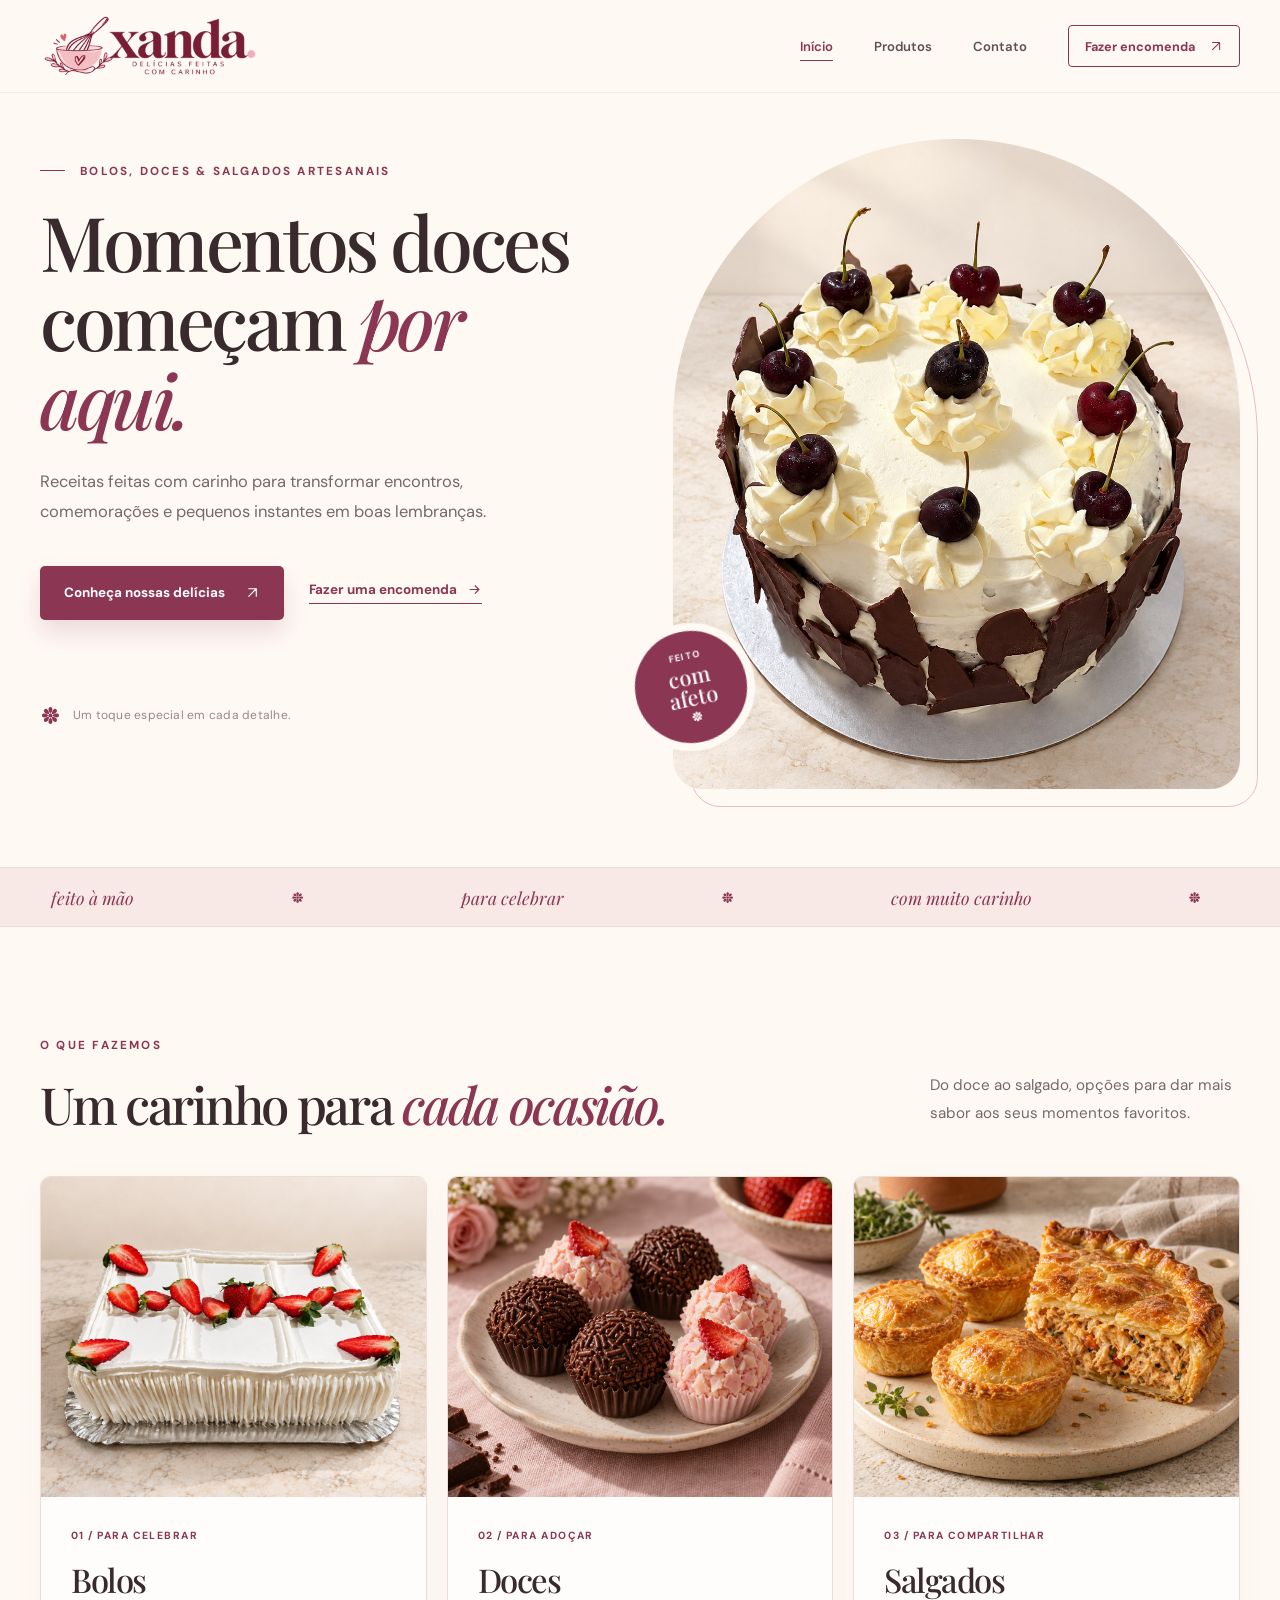
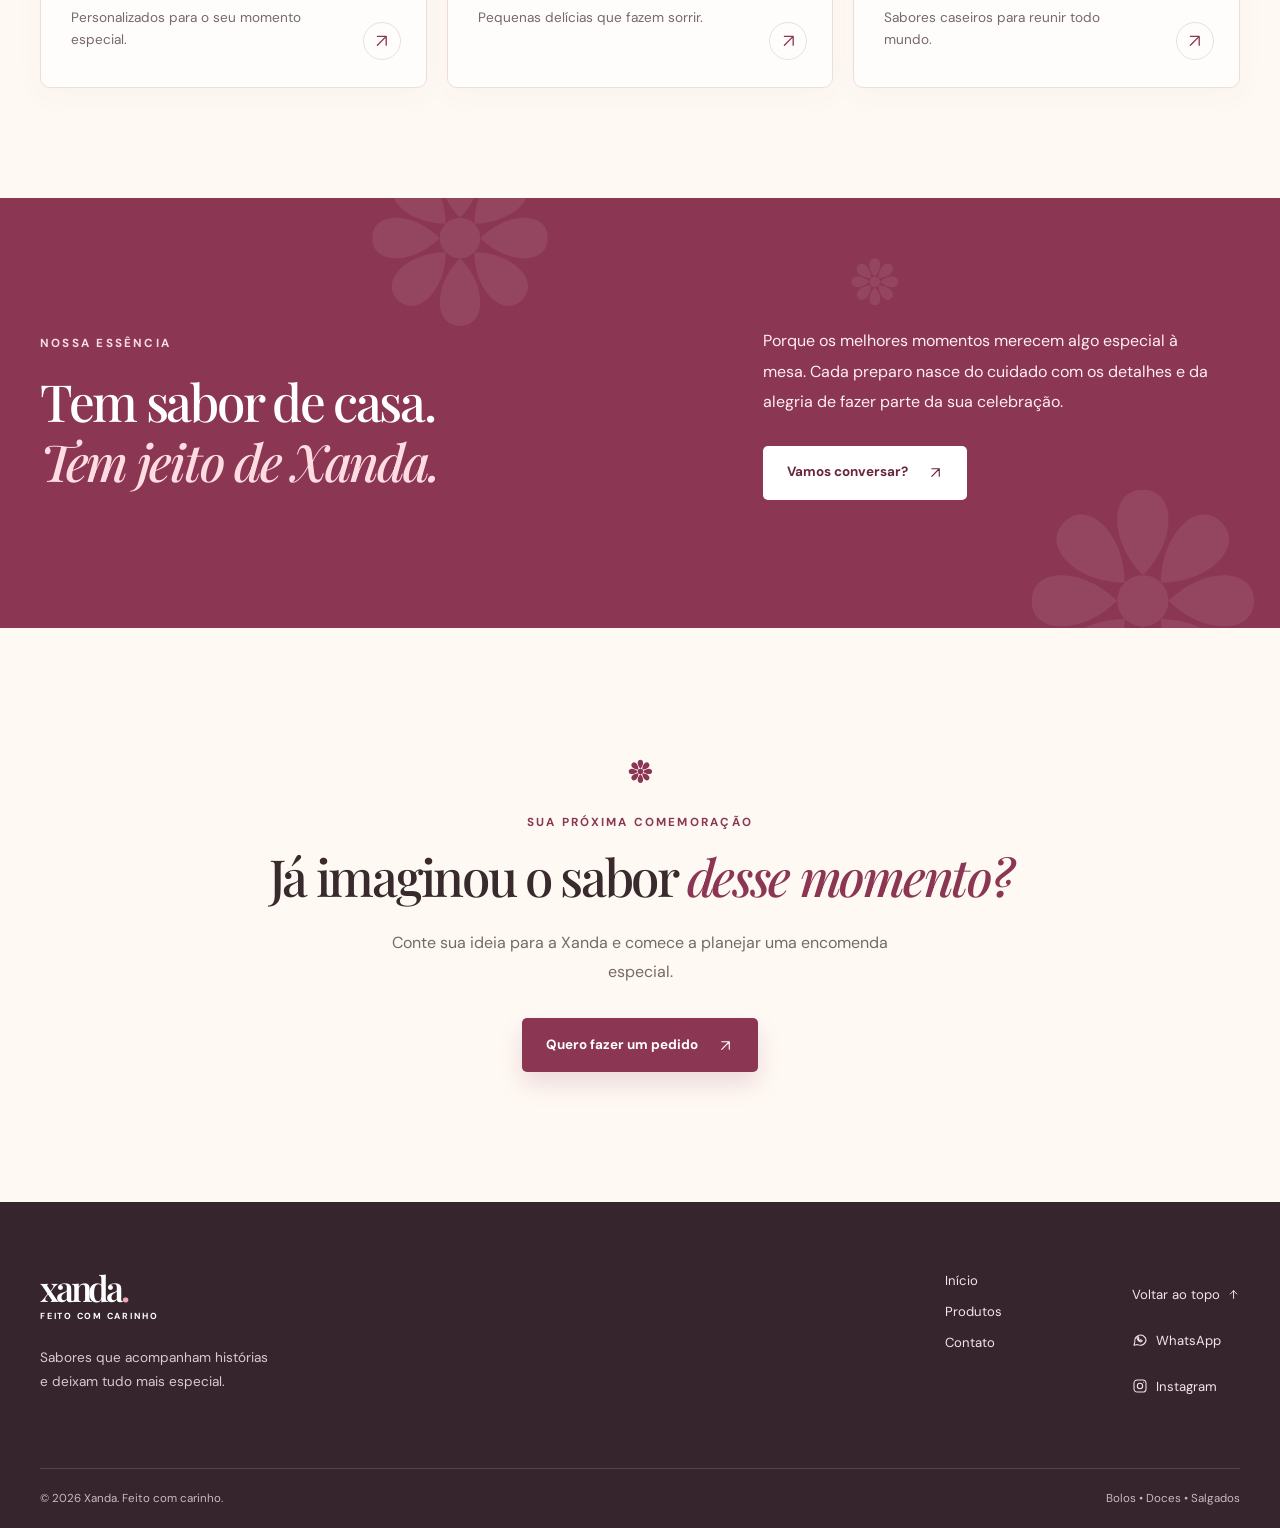
<file: index.html>
﻿<!doctype html>
<html lang="pt-BR">
<head>
  <meta charset="utf-8">
  <meta name="viewport" content="width=device-width, initial-scale=1">
  <meta name="theme-color" content="#fff9f4">
  <meta name="description" content="Bolos, doces e salgados artesanais da Xanda para celebrar momentos especiais.">
  <title>Xanda | Bolos, doces e salgados feitos com carinho</title>
  <link rel="icon" href="assets/favicon.svg?v=20261006-x" type="image/svg+xml">
  <link rel="preconnect" href="https://fonts.googleapis.com">
  <link rel="preconnect" href="https://fonts.gstatic.com" crossorigin>
  <link href="https://fonts.googleapis.com/css2?family=DM+Sans:wght@400;500;600;700&family=Playfair+Display:ital,wght@0,500;0,600;1,500;1,600&display=swap" rel="stylesheet">
  <link rel="preload" as="image" href="assets/bolos/bolo27.jpg">
  <link rel="stylesheet" href="css/estilo.css?v=20261006-formulario1">
  <script>document.documentElement.classList.add('js');</script>
  <script src="js/site.js?v=20261006-bolos1" defer></script>
</head>
<body>
  <a class="skip-link" href="#conteudo">Pular para o conteúdo</a>
  <header class="site-header">
    <div class="container header-inner">
      <a class="brand brand-logo" href="index.html" aria-label="Xanda, página inicial"><img src="assets/brand/logo-header.png" alt="Xanda. Delícias feitas com carinho." width="660" height="264"></a>
      <button class="menu-toggle" type="button" aria-label="Abrir menu" aria-controls="menu-principal" aria-expanded="false"><span></span><span></span></button>
      <nav class="site-nav" id="menu-principal" aria-label="Navegação principal">
        <a href="index.html" aria-current="page">Início</a>
        <a href="produtos.html">Produtos</a>
        <a href="contato.html">Contato</a>
        <a class="nav-cta" href="contato.html">Fazer encomenda <span aria-hidden="true"><svg width="1em" height="1em" class="icon icon-arrow-up-right" aria-hidden="true" focusable="false"><use href="assets/icons.svg#arrow-up-right"></use></svg></span></a>
      </nav>
    </div>
  </header>

  <main id="conteudo">
    <section class="hero container">
      <div class="hero-copy">
        <p class="eyebrow"><span class="eyebrow-line"></span> Bolos, doces & salgados artesanais</p>
        <h1>Momentos doces começam <em>por aqui.</em></h1>
        <p class="hero-description">Receitas feitas com carinho para transformar encontros, comemorações e pequenos instantes em boas lembranças.</p>
        <div class="hero-actions">
          <a class="button button-primary" href="produtos.html">Conheça nossas delícias <span aria-hidden="true"><svg width="1em" height="1em" class="icon icon-arrow-up-right" aria-hidden="true" focusable="false"><use href="assets/icons.svg#arrow-up-right"></use></svg></span></a>
          <a class="text-link" href="contato.html">Fazer uma encomenda <span aria-hidden="true"><svg width="1em" height="1em" class="icon icon-arrow-right" aria-hidden="true" focusable="false"><use href="assets/icons.svg#arrow-right"></use></svg></span></a>
        </div>
        <div class="hero-note"><span class="sparkle" aria-hidden="true"><svg width="1em" height="1em" class="icon icon-flower" aria-hidden="true" focusable="false"><use href="assets/icons.svg#flower"></use></svg></span><span>Um toque especial em cada detalhe.</span></div>
      </div>
      <div class="hero-visual">
        <img src="assets/bolos/bolo27.jpg" class="real-cake-hero" alt="Bolo branco com nove cerejas e lascas de chocolate nas laterais" width="1086" height="1448" fetchpriority="high">
        <div class="hero-stamp" aria-hidden="true"><span>feito</span><strong>com<br>afeto</strong><span><svg width="1em" height="1em" class="icon icon-flower" aria-hidden="true" focusable="false"><use href="assets/icons.svg#flower"></use></svg></span></div>
      </div>
    </section>

    <div class="ticker" aria-hidden="true"><div class="ticker-track"><span>feito à mão</span><b><svg width="1em" height="1em" class="icon icon-flower" aria-hidden="true" focusable="false"><use href="assets/icons.svg#flower"></use></svg></b><span>para celebrar</span><b><svg width="1em" height="1em" class="icon icon-flower" aria-hidden="true" focusable="false"><use href="assets/icons.svg#flower"></use></svg></b><span>com muito carinho</span><b><svg width="1em" height="1em" class="icon icon-flower" aria-hidden="true" focusable="false"><use href="assets/icons.svg#flower"></use></svg></b><span>feito à mão</span><b><svg width="1em" height="1em" class="icon icon-flower" aria-hidden="true" focusable="false"><use href="assets/icons.svg#flower"></use></svg></b><span>para celebrar</span><b><svg width="1em" height="1em" class="icon icon-flower" aria-hidden="true" focusable="false"><use href="assets/icons.svg#flower"></use></svg></b><span>com muito carinho</span><b><svg width="1em" height="1em" class="icon icon-flower" aria-hidden="true" focusable="false"><use href="assets/icons.svg#flower"></use></svg></b></div></div>

    <section class="section categories-section container" aria-labelledby="categorias-titulo">
      <div class="section-heading reveal">
        <div><p class="eyebrow">O que fazemos</p><h2 id="categorias-titulo">Um carinho para <em>cada ocasião.</em></h2></div>
        <p>Do doce ao salgado, opções para dar mais sabor aos seus momentos favoritos.</p>
      </div>
      <div class="category-grid">
        <a class="category-card reveal" href="produtos.html#bolos">
          <div class="category-image"><img src="assets/bolos/bolo4-card.jpg" class="real-cake-card" alt="Bolo retangular branco com morangos, feito pela Xanda" width="1774" height="887" loading="lazy"></div>
          <div class="category-content"><span class="card-index">01 / Para celebrar</span><h3>Bolos</h3><p>Personalizados para o seu momento especial.</p><span class="card-arrow" aria-hidden="true"><svg width="1em" height="1em" class="icon icon-arrow-up-right" aria-hidden="true" focusable="false"><use href="assets/icons.svg#arrow-up-right"></use></svg></span></div>
        </a>
        <a class="category-card reveal" href="produtos.html#doces">
          <div class="category-image"><img src="assets/doces.png" alt="Brigadeiros e doces artesanais" width="1254" height="1254" loading="lazy"></div>
          <div class="category-content"><span class="card-index">02 / Para adoçar</span><h3>Doces</h3><p>Pequenas delícias que fazem sorrir.</p><span class="card-arrow" aria-hidden="true"><svg width="1em" height="1em" class="icon icon-arrow-up-right" aria-hidden="true" focusable="false"><use href="assets/icons.svg#arrow-up-right"></use></svg></span></div>
        </a>
        <a class="category-card reveal" href="produtos.html#salgados">
          <div class="category-image"><img src="assets/salgados.png" alt="Empadas e torta salgada artesanais" width="1254" height="1254" loading="lazy"></div>
          <div class="category-content"><span class="card-index">03 / Para compartilhar</span><h3>Salgados</h3><p>Sabores caseiros para reunir todo mundo.</p><span class="card-arrow" aria-hidden="true"><svg width="1em" height="1em" class="icon icon-arrow-up-right" aria-hidden="true" focusable="false"><use href="assets/icons.svg#arrow-up-right"></use></svg></span></div>
        </a>
      </div>
    </section>

    <section class="story-section">
      <div class="container story-inner">
        <div class="story-decoration" aria-hidden="true"><span><svg width="1em" height="1em" class="icon icon-flower" aria-hidden="true" focusable="false"><use href="assets/icons.svg#flower"></use></svg></span><span><svg width="1em" height="1em" class="icon icon-flower" aria-hidden="true" focusable="false"><use href="assets/icons.svg#flower"></use></svg></span><span><svg width="1em" height="1em" class="icon icon-flower" aria-hidden="true" focusable="false"><use href="assets/icons.svg#flower"></use></svg></span></div>
        <div class="story-copy reveal"><p class="eyebrow">Nossa essência</p><h2>Tem sabor de casa.<br><em>Tem jeito de Xanda.</em></h2></div>
        <div class="story-text reveal"><p>Porque os melhores momentos merecem algo especial à mesa. Cada preparo nasce do cuidado com os detalhes e da alegria de fazer parte da sua celebração.</p><a class="button button-light" href="contato.html">Vamos conversar? <span aria-hidden="true"><svg width="1em" height="1em" class="icon icon-arrow-up-right" aria-hidden="true" focusable="false"><use href="assets/icons.svg#arrow-up-right"></use></svg></span></a></div>
      </div>
    </section>

    <section class="section closing-section container reveal">
      <span class="closing-symbol" aria-hidden="true"><svg width="1em" height="1em" class="icon icon-flower" aria-hidden="true" focusable="false"><use href="assets/icons.svg#flower"></use></svg></span>
      <p class="eyebrow">Sua próxima comemoração</p>
      <h2>Já imaginou o sabor <em>desse momento?</em></h2>
      <p>Conte sua ideia para a Xanda e comece a planejar uma encomenda especial.</p>
      <a class="button button-primary" href="contato.html">Quero fazer um pedido <span aria-hidden="true"><svg width="1em" height="1em" class="icon icon-arrow-up-right" aria-hidden="true" focusable="false"><use href="assets/icons.svg#arrow-up-right"></use></svg></span></a>
    </section>
  </main>

  <footer class="site-footer">
    <div class="container footer-main"><div><a class="brand footer-brand" href="index.html" aria-label="Xanda, página inicial"><span class="brand-word">xanda<b>.</b></span><small>feito com carinho</small></a><p>Sabores que acompanham histórias<br>e deixam tudo mais especial.</p></div><nav aria-label="Links do rodapé"><a href="index.html">Início</a><a href="produtos.html">Produtos</a><a href="contato.html">Contato</a></nav><div class="footer-actions"><a class="footer-top" href="#conteudo">Voltar ao topo <svg width="1em" height="1em" class="icon icon-arrow-up" aria-hidden="true" focusable="false"><use href="assets/icons.svg#arrow-up"></use></svg></a><a class="footer-social" href="https://wa.me/5547997192457" target="_blank" rel="noopener noreferrer" aria-label="Falar com a Xanda no WhatsApp (abre em nova aba)"><svg width="1em" height="1em" class="icon" viewBox="0 0 24 24" fill="none" stroke="currentColor" stroke-width="1.6" stroke-linecap="round" stroke-linejoin="round" aria-hidden="true" focusable="false"><path d="M21 11.5a8.5 8.5 0 0 1-12.5 7.4L3 20l1.2-5.2A8.5 8.5 0 1 1 21 11.5Z"/><path d="M8 7.5c-.6.3-.8 1.3-.4 2.3.8 2.2 2.4 3.8 4.6 4.7 1 .4 2.1.2 2.5-.5l.6-1.1-2.4-1.2-.8 1c-1.2-.5-2.2-1.5-2.7-2.7l1-.8-1.2-2.4Z"/></svg><span>WhatsApp</span></a><a class="footer-social" href="https://www.instagram.com/deliciasdaxanda9/" target="_blank" rel="noopener noreferrer" aria-label="Instagram da Xanda (abre em nova aba)"><svg width="1em" height="1em" class="icon" viewBox="0 0 24 24" fill="none" stroke="currentColor" stroke-width="1.6" stroke-linecap="round" stroke-linejoin="round" aria-hidden="true" focusable="false"><rect x="3" y="3" width="18" height="18" rx="5"/><circle cx="12" cy="12" r="4"/><path d="M17.5 6.5h.01"/></svg><span>Instagram</span></a></div></div>
    <div class="container footer-bottom"><span>© <span class="year">2026</span> Xanda. Feito com carinho.</span><span>Bolos • Doces • Salgados</span></div>
  </footer>
</body>
</html>
</file>
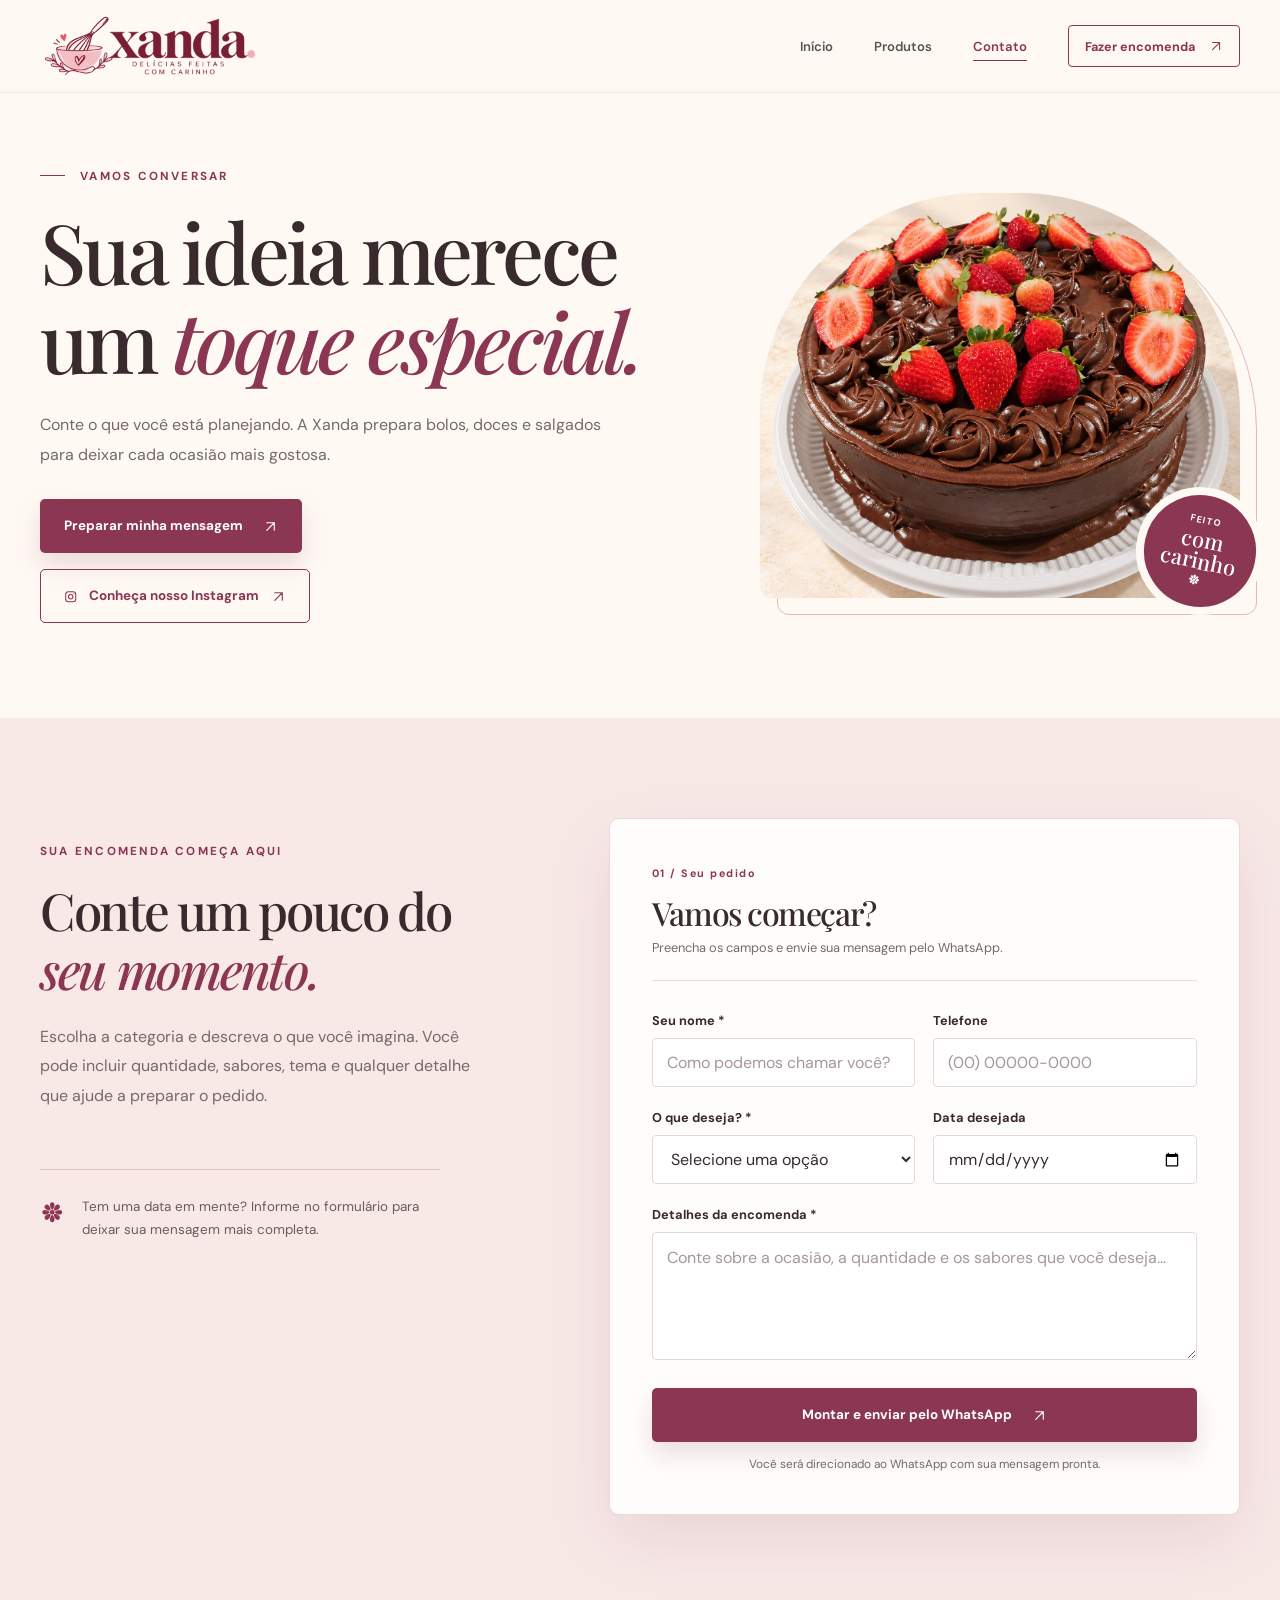
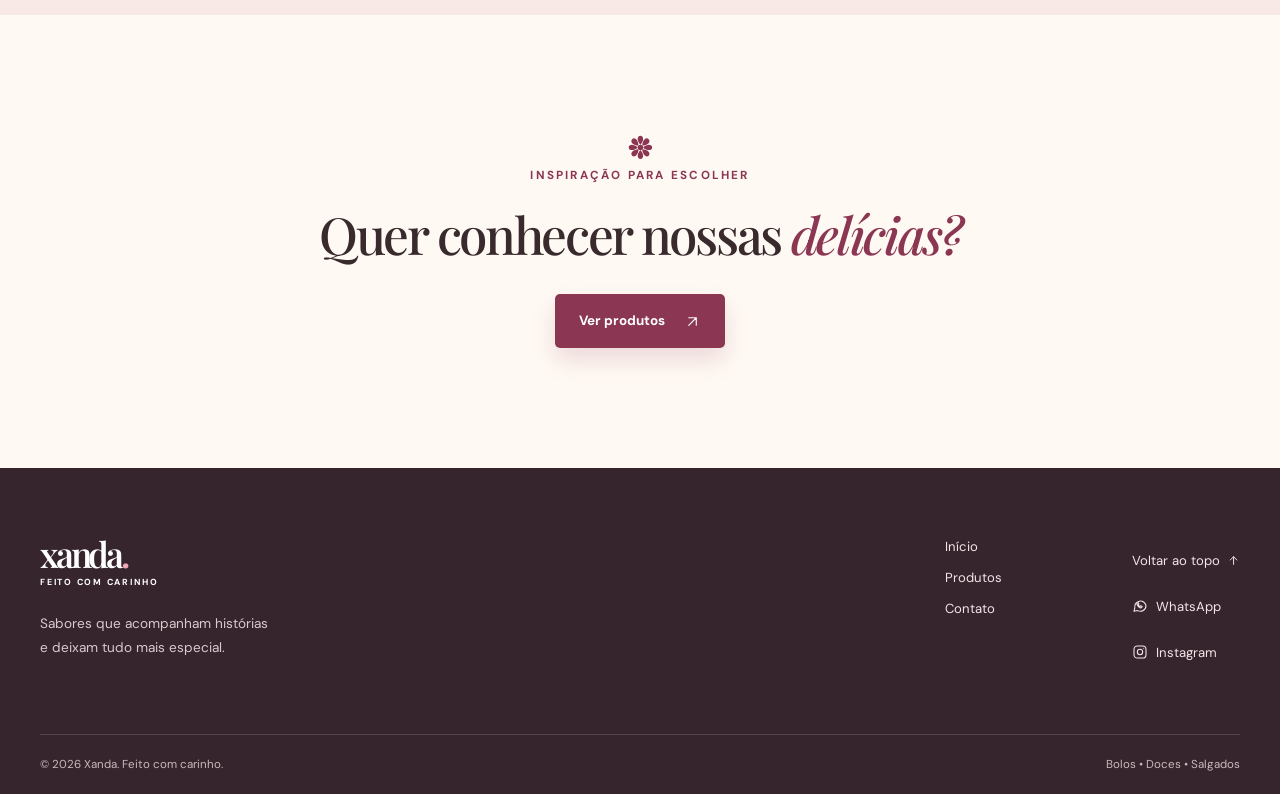
<file: contato.html>
<!doctype html>
<html lang="pt-BR">
<head>
  <meta charset="utf-8">
  <meta name="viewport" content="width=device-width, initial-scale=1">
  <meta name="theme-color" content="#fff9f4">
  <meta name="description" content="Conte sua ideia para a Xanda e prepare uma mensagem para encomendar bolos, doces e salgados artesanais.">
  <title>Contato | Xanda</title>
  <link rel="icon" href="assets/favicon.svg?v=20261006-x" type="image/svg+xml">
  <link rel="preconnect" href="https://fonts.googleapis.com">
  <link rel="preconnect" href="https://fonts.gstatic.com" crossorigin>
  <link href="https://fonts.googleapis.com/css2?family=DM+Sans:wght@400;500;600;700&family=Playfair+Display:ital,wght@0,500;0,600;1,500;1,600&display=swap" rel="stylesheet">
  <link rel="stylesheet" href="css/estilo.css?v=20261006-formulario16">
  <script>document.documentElement.classList.add('js');</script>
  <script src="js/site.js?v=20261006-bolos1" defer></script>
</head>
<body>
  <a class="skip-link" href="#conteudo">Pular para o conteúdo</a>
  <header class="site-header">
    <div class="container header-inner">
      <a class="brand brand-logo" href="index.html" aria-label="Xanda, página inicial"><img src="assets/brand/logo-header.png" alt="Xanda. Delícias feitas com carinho." width="660" height="264"></a>
      <button class="menu-toggle" type="button" aria-label="Abrir menu" aria-controls="menu-principal" aria-expanded="false"><span></span><span></span></button>
      <nav class="site-nav" id="menu-principal" aria-label="Navegação principal">
        <a href="index.html">Início</a>
        <a href="produtos.html">Produtos</a>
        <a href="contato.html" aria-current="page">Contato</a>
        <a class="nav-cta" href="#pedido-form">Fazer encomenda <span aria-hidden="true"><svg width="1em" height="1em" class="icon icon-arrow-up-right" aria-hidden="true" focusable="false"><use href="assets/icons.svg#arrow-up-right"></use></svg></span></a>
      </nav>
    </div>
  </header>

  <main id="conteudo">
    <section class="contact-hero container" aria-labelledby="contato-titulo">
      <div class="contact-hero-copy">
        <p class="eyebrow"><span class="eyebrow-line"></span> Vamos conversar</p>
        <h1 id="contato-titulo">Sua ideia merece um <em>toque especial.</em></h1>
        <p>Conte o que você está planejando. A Xanda prepara bolos, doces e salgados para deixar cada ocasião mais gostosa.</p>
        <a class="button button-primary" href="#pedido-form">Preparar minha mensagem <span aria-hidden="true"><svg width="1em" height="1em" class="icon icon-arrow-up-right" aria-hidden="true" focusable="false"><use href="assets/icons.svg#arrow-up-right"></use></svg></span></a>

        <div class="contact-social">
          <a class="button button-instagram" href="https://www.instagram.com/deliciasdaxanda9/" target="_blank" rel="noopener noreferrer" aria-label="Conheça nosso Instagram (abre em nova aba)"><svg width="1em" height="1em" class="icon" viewBox="0 0 24 24" fill="none" stroke="currentColor" stroke-width="1.8" stroke-linecap="round" stroke-linejoin="round" aria-hidden="true" focusable="false"><rect x="3" y="3" width="18" height="18" rx="5"></rect><circle cx="12" cy="12" r="4"></circle><path d="M17.5 6.5h.01"></path></svg>Conheça nosso Instagram <span aria-hidden="true"><svg width="1em" height="1em" class="icon icon-arrow-up-right"><use href="assets/icons.svg#arrow-up-right"></use></svg></span></a>
        </div>
      </div>
      <div class="contact-hero-image">
        <img class="real-cake-contact" src="assets/bolos/bolo24.jpg" alt="Bolo com rosetas de chocolate e morangos, feito pela Xanda" width="1254" height="1254">
        <div class="contact-hero-sticker" aria-hidden="true"><span>feito</span><strong>com<br>carinho</strong><span><svg width="1em" height="1em" class="icon icon-flower" aria-hidden="true" focusable="false"><use href="assets/icons.svg#flower"></use></svg></span></div>
      </div>
    </section>

    <section class="contact-section" aria-labelledby="pedido-titulo">
      <div class="container contact-layout">
        <div class="contact-intro">
          <p class="eyebrow">Sua encomenda começa aqui</p>
          <h2 id="pedido-titulo">Conte um pouco do <em>seu momento.</em></h2>
          <p>Escolha a categoria e descreva o que você imagina. Você pode incluir quantidade, sabores, tema e qualquer detalhe que ajude a preparar o pedido.</p>
          <div class="contact-tip"><span aria-hidden="true"><svg width="1em" height="1em" class="icon icon-flower" aria-hidden="true" focusable="false"><use href="assets/icons.svg#flower"></use></svg></span><p>Tem uma data em mente? Informe no formulário para deixar sua mensagem mais completa.</p></div>
        </div>
        <form class="order-form" id="pedido-form">
          <div class="form-heading">
            <span class="form-number">01 / Seu pedido</span>
            <h3>Vamos começar?</h3>
            <p>Preencha os campos e envie sua mensagem pelo WhatsApp.</p>
          </div>
          <div class="form-grid">
            <div class="field"><label for="nome">Seu nome *</label><input id="nome" name="nome" type="text" autocomplete="name" required placeholder="Como podemos chamar você?"></div>
            <div class="field"><label for="telefone">Telefone</label><input id="telefone" name="telefone" type="tel" autocomplete="tel" placeholder="(00) 00000-0000"></div>
            <div class="field"><label for="produto">O que deseja? *</label><select id="produto" name="produto" required><option value="" disabled selected>Selecione uma opção</option><option value="Bolos">Bolos</option><option value="Doces">Doces</option><option value="Salgados">Salgados</option></select></div>
            <div class="field"><label for="data">Data desejada</label><input id="data" name="data" type="date"></div>
            <div class="field field-full"><label for="mensagem">Detalhes da encomenda *</label><textarea id="mensagem" name="mensagem" required placeholder="Conte sobre a ocasião, a quantidade e os sabores que você deseja..."></textarea></div>
          </div>
          <button class="button button-primary form-submit" type="submit" data-contact-button>Montar e enviar pelo WhatsApp <span aria-hidden="true"><svg width="1em" height="1em" class="icon icon-arrow-up-right" aria-hidden="true" focusable="false"><use href="assets/icons.svg#arrow-up-right"></use></svg></span></button>
          <p class="form-helper">Você será direcionado ao WhatsApp com sua mensagem pronta.</p>
          <p class="form-status" id="form-status" role="status" aria-live="polite"></p>
        </form>
      </div>
    </section>

    <section class="contact-bottom container">
      <span aria-hidden="true"><svg width="1em" height="1em" class="icon icon-flower" aria-hidden="true" focusable="false"><use href="assets/icons.svg#flower"></use></svg></span>
      <p class="eyebrow">Inspiração para escolher</p>
      <h2>Quer conhecer nossas <em>delícias?</em></h2>
      <a class="button button-primary" href="produtos.html">Ver produtos <span aria-hidden="true"><svg width="1em" height="1em" class="icon icon-arrow-up-right" aria-hidden="true" focusable="false"><use href="assets/icons.svg#arrow-up-right"></use></svg></span></a>
    </section>
  </main>

  <footer class="site-footer">
    <div class="container footer-main"><div><a class="brand footer-brand" href="index.html" aria-label="Xanda, página inicial"><span class="brand-word">xanda<b>.</b></span><small>feito com carinho</small></a><p>Sabores que acompanham histórias<br>e deixam tudo mais especial.</p></div><nav aria-label="Links do rodapé"><a href="index.html">Início</a><a href="produtos.html">Produtos</a><a href="contato.html">Contato</a></nav><div class="footer-actions"><a class="footer-top" href="#conteudo">Voltar ao topo <svg width="1em" height="1em" class="icon icon-arrow-up" aria-hidden="true" focusable="false"><use href="assets/icons.svg#arrow-up"></use></svg></a><a class="footer-social" href="https://wa.me/5547997192457" target="_blank" rel="noopener noreferrer" aria-label="Falar com a Xanda no WhatsApp (abre em nova aba)"><svg width="1em" height="1em" class="icon" viewBox="0 0 24 24" fill="none" stroke="currentColor" stroke-width="1.6" stroke-linecap="round" stroke-linejoin="round" aria-hidden="true" focusable="false"><path d="M21 11.5a8.5 8.5 0 0 1-12.5 7.4L3 20l1.2-5.2A8.5 8.5 0 1 1 21 11.5Z"/><path d="M8 7.5c-.6.3-.8 1.3-.4 2.3.8 2.2 2.4 3.8 4.6 4.7 1 .4 2.1.2 2.5-.5l.6-1.1-2.4-1.2-.8 1c-1.2-.5-2.2-1.5-2.7-2.7l1-.8-1.2-2.4Z"/></svg><span>WhatsApp</span></a><a class="footer-social" href="https://www.instagram.com/deliciasdaxanda9/" target="_blank" rel="noopener noreferrer" aria-label="Instagram da Xanda (abre em nova aba)"><svg width="1em" height="1em" class="icon" viewBox="0 0 24 24" fill="none" stroke="currentColor" stroke-width="1.6" stroke-linecap="round" stroke-linejoin="round" aria-hidden="true" focusable="false"><rect x="3" y="3" width="18" height="18" rx="5"/><circle cx="12" cy="12" r="4"/><path d="M17.5 6.5h.01"/></svg><span>Instagram</span></a></div></div>
    <div class="container footer-bottom"><span>© <span class="year">2026</span> Xanda. Feito com carinho.</span><span>Bolos • Doces • Salgados</span></div>
  </footer>
</body>
</html>
</file>
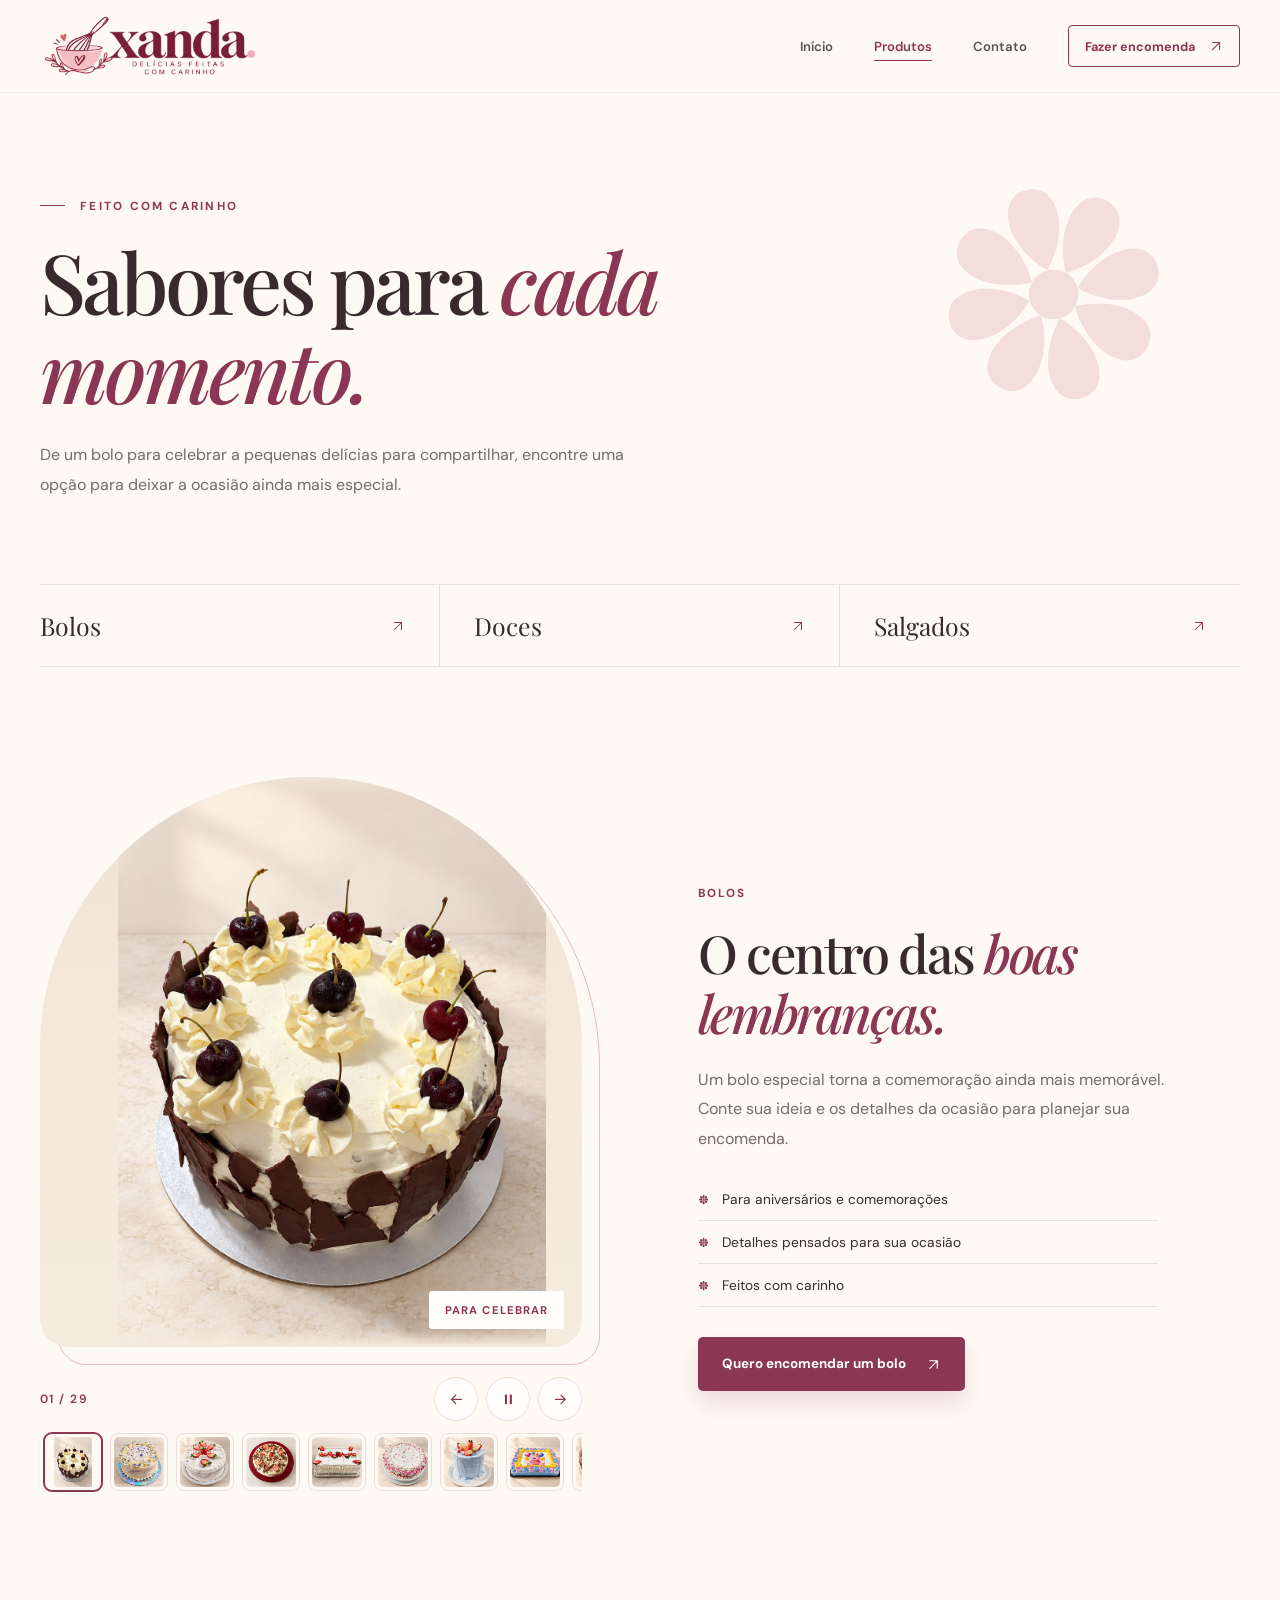
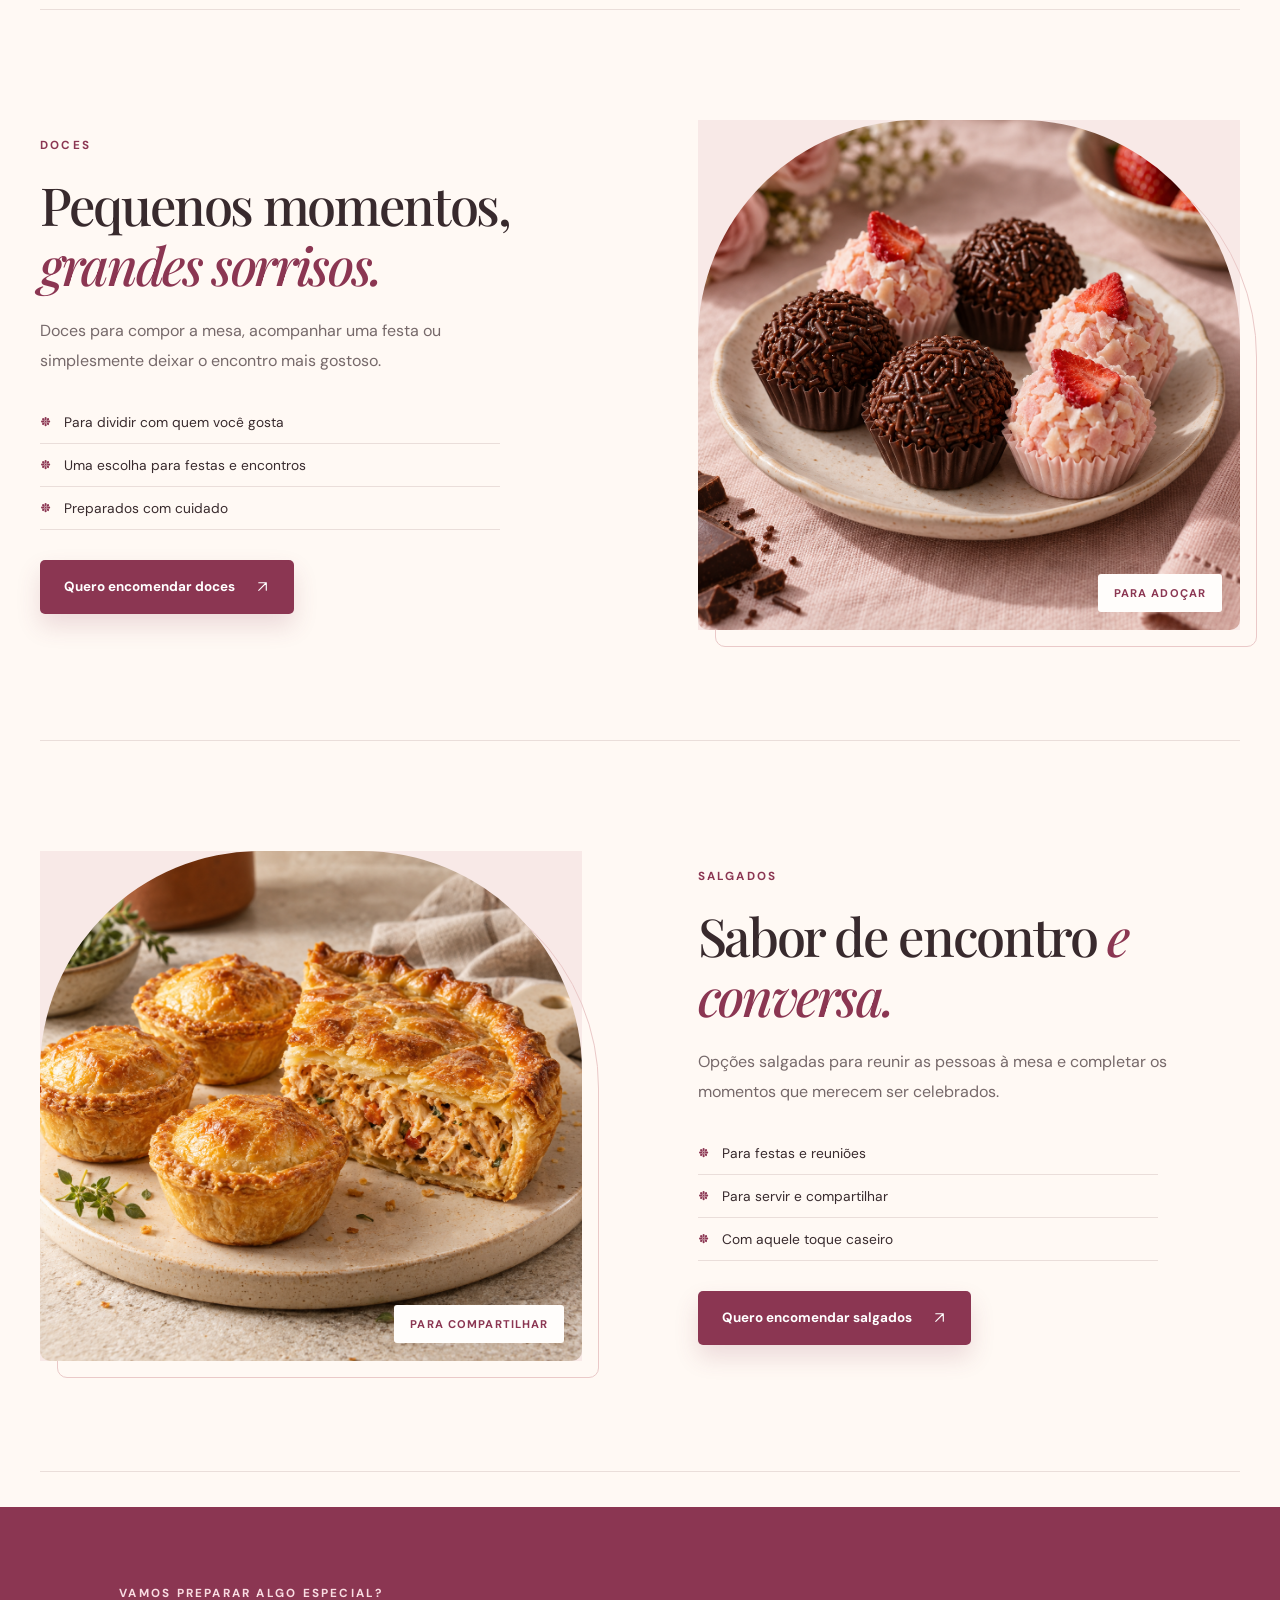
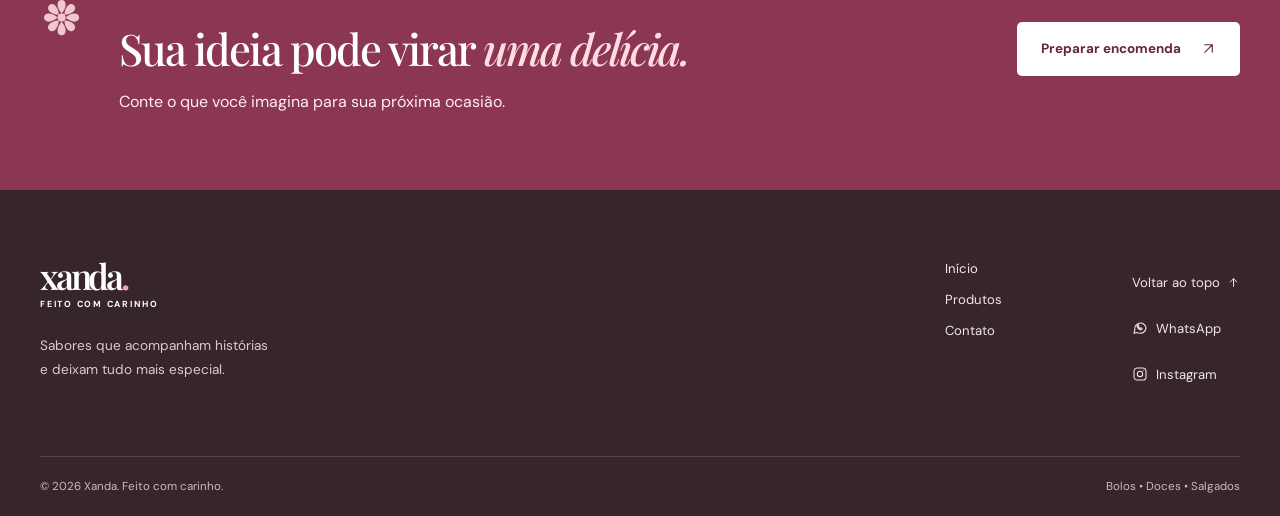
<file: produtos.html>
<!doctype html>
<html lang="pt-BR">
<head>
  <meta charset="utf-8">
  <meta name="viewport" content="width=device-width, initial-scale=1">
  <meta name="theme-color" content="#fff9f4">
  <meta name="description" content="Conheça os bolos, doces e salgados artesanais da Xanda e escolha o que combina com sua ocasião.">
  <title>Produtos | Xanda</title>
  <link rel="icon" href="assets/favicon.svg?v=20261006-x" type="image/svg+xml">
  <link rel="preconnect" href="https://fonts.googleapis.com">
  <link rel="preconnect" href="https://fonts.gstatic.com" crossorigin>
  <link href="https://fonts.googleapis.com/css2?family=DM+Sans:wght@400;500;600;700&family=Playfair+Display:ital,wght@0,500;0,600;1,500;1,600&display=swap" rel="stylesheet">
  <link rel="stylesheet" href="css/estilo.css?v=20261006-formulario1">
  <script>document.documentElement.classList.add('js');</script>
  <script src="js/site.js?v=20261006-bolos1" defer></script>
</head>
<body>
  <a class="skip-link" href="#conteudo">Pular para o conteúdo</a>
  <header class="site-header">
    <div class="container header-inner">
      <a class="brand brand-logo" href="index.html" aria-label="Xanda, página inicial"><img src="assets/brand/logo-header.png" alt="Xanda. Delícias feitas com carinho." width="660" height="264"></a>
      <button class="menu-toggle" type="button" aria-label="Abrir menu" aria-controls="menu-principal" aria-expanded="false"><span></span><span></span></button>
      <nav class="site-nav" id="menu-principal" aria-label="Navegação principal">
        <a href="index.html">Início</a>
        <a href="produtos.html" aria-current="page">Produtos</a>
        <a href="contato.html">Contato</a>
        <a class="nav-cta" href="contato.html">Fazer encomenda <span aria-hidden="true"><svg width="1em" height="1em" class="icon icon-arrow-up-right" aria-hidden="true" focusable="false"><use href="assets/icons.svg#arrow-up-right"></use></svg></span></a>
      </nav>
    </div>
  </header>

  <main id="conteudo">
    <section class="page-hero container" aria-labelledby="produtos-titulo">
      <div class="page-hero-text">
        <p class="eyebrow"><span class="eyebrow-line"></span> Feito com carinho</p>
        <h1 id="produtos-titulo">Sabores para <em>cada momento.</em></h1>
        <p>De um bolo para celebrar a pequenas delícias para compartilhar, encontre uma opção para deixar a ocasião ainda mais especial.</p>
      </div>
      <span class="page-hero-art" aria-hidden="true"><svg width="1em" height="1em" class="icon icon-flower" aria-hidden="true" focusable="false"><use href="assets/icons.svg#flower"></use></svg></span>
    </section>

    <nav class="product-nav container" aria-label="Categorias de produtos">
      <a href="#bolos">Bolos <span><svg width="1em" height="1em" class="icon icon-arrow-up-right" aria-hidden="true" focusable="false"><use href="assets/icons.svg#arrow-up-right"></use></svg></span></a>
      <a href="#doces">Doces <span><svg width="1em" height="1em" class="icon icon-arrow-up-right" aria-hidden="true" focusable="false"><use href="assets/icons.svg#arrow-up-right"></use></svg></span></a>
      <a href="#salgados">Salgados <span><svg width="1em" height="1em" class="icon icon-arrow-up-right" aria-hidden="true" focusable="false"><use href="assets/icons.svg#arrow-up-right"></use></svg></span></a>
    </nav>

    <div class="container">
      <section class="product-feature" id="bolos" aria-labelledby="bolos-titulo">
        <div class="cake-carousel" role="region" aria-roledescription="carrossel" aria-label="Fotos de bolos da Xanda">
          <div class="product-photo">
            <div class="cake-frame" id="fotos-bolos" tabindex="0" aria-label="Fotos dos bolos. Use as setas do teclado para navegar.">
              <img class="cake-photo is-active" src="assets/bolos/bolo27.jpg" alt="Bolo branco com nove cerejas e lascas de chocolate nas laterais" width="1086" height="1448" decoding="async">
              <img class="cake-photo" alt="" width="1254" height="1254" aria-hidden="true" decoding="async">
            </div>
            <span class="product-photo-label">Para celebrar</span>
          </div>
          <div class="cake-controls" hidden>
            <span class="cake-counter" aria-live="off" aria-atomic="true">01 / 29</span>
            <div class="cake-control-buttons">
              <button type="button" class="cake-control" data-cake-prev aria-label="Foto anterior" aria-controls="fotos-bolos"><svg width="1em" height="1em" class="icon" viewBox="0 0 24 24" fill="none" stroke="currentColor" stroke-width="1.8" stroke-linecap="round" stroke-linejoin="round" aria-hidden="true" focusable="false"><path d="M19 12H5m6-6-6 6 6 6"/></svg></button>
              <button type="button" class="cake-control" data-cake-play aria-label="Pausar passagem automática" aria-pressed="false"><svg width="1em" height="1em" class="icon pause-icon" viewBox="0 0 24 24" fill="currentColor" aria-hidden="true" focusable="false"><rect x="7" y="5" width="3" height="14" rx="1"/><rect x="14" y="5" width="3" height="14" rx="1"/></svg><svg width="1em" height="1em" class="icon play-icon" viewBox="0 0 24 24" fill="currentColor" aria-hidden="true" focusable="false"><path d="M8 5v14l11-7Z"/></svg></button>
              <button type="button" class="cake-control" data-cake-next aria-label="Próxima foto" aria-controls="fotos-bolos"><svg width="1em" height="1em" class="icon" viewBox="0 0 24 24" fill="none" stroke="currentColor" stroke-width="1.8" stroke-linecap="round" stroke-linejoin="round" aria-hidden="true" focusable="false"><path d="M5 12h14m-6-6 6 6-6 6"/></svg></button>
            </div>
          </div>
          <div class="cake-thumbs" aria-label="Escolher uma foto de bolo" hidden>
            <button class="cake-thumb" type="button" data-cake-src="assets/bolos/bolo27.jpg" data-cake-alt="Bolo branco com nove cerejas e lascas de chocolate nas laterais" aria-label="Ver foto 1: Bolo branco com nove cerejas e lascas de chocolate nas laterais" aria-pressed="true"><img src="assets/bolos/miniaturas/bolo27.jpg" alt="" width="180" height="240" loading="lazy" decoding="async"></button>
            <button class="cake-thumb" type="button" data-cake-src="assets/bolos/bolo1.jpg" data-cake-alt="Bolo com rosetas claras e azuis e pérolas coloridas" aria-label="Ver foto 2: Bolo com rosetas claras e azuis e pérolas coloridas" aria-pressed="false"><img src="assets/bolos/miniaturas/bolo1.jpg" alt="" width="180" height="180" loading="lazy" decoding="async"></button>
            <button class="cake-thumb" type="button" data-cake-src="assets/bolos/bolo2.jpg" data-cake-alt="Bolo branco decorado com morangos" aria-label="Ver foto 3: Bolo branco decorado com morangos" aria-pressed="false"><img src="assets/bolos/miniaturas/bolo2.jpg" alt="" width="180" height="180" loading="lazy" decoding="async"></button>
            <button class="cake-thumb" type="button" data-cake-src="assets/bolos/bolo3.jpg" data-cake-alt="Bolo com morangos e raspas de chocolate em prato vermelho" aria-label="Ver foto 4: Bolo com morangos e raspas de chocolate em prato vermelho" aria-pressed="false"><img src="assets/bolos/miniaturas/bolo3.jpg" alt="" width="180" height="180" loading="lazy" decoding="async"></button>
            <button class="cake-thumb" type="button" data-cake-src="assets/bolos/bolo4.jpg" data-cake-alt="Bolo retangular branco com morangos" aria-label="Ver foto 5: Bolo retangular branco com morangos" aria-pressed="false"><img src="assets/bolos/miniaturas/bolo4.jpg" alt="" width="180" height="180" loading="lazy" decoding="async"></button>
            <button class="cake-thumb" type="button" data-cake-src="assets/bolos/bolo5.jpg" data-cake-alt="Bolo branco com rosetas rosas e pérolas" aria-label="Ver foto 6: Bolo branco com rosetas rosas e pérolas" aria-pressed="false"><img src="assets/bolos/miniaturas/bolo5.jpg" alt="" width="180" height="180" loading="lazy" decoding="async"></button>
            <button class="cake-thumb" type="button" data-cake-src="assets/bolos/bolo6.jpg" data-cake-alt="Bolo azul com cobertura escorrida e morangos" aria-label="Ver foto 7: Bolo azul com cobertura escorrida e morangos" aria-pressed="false"><img src="assets/bolos/miniaturas/bolo6.jpg" alt="" width="180" height="180" loading="lazy" decoding="async"></button>
            <button class="cake-thumb" type="button" data-cake-src="assets/bolos/bolo7.jpg" data-cake-alt="Bolo retangular com decoração infantil e rosetas coloridas" aria-label="Ver foto 8: Bolo retangular com decoração infantil e rosetas coloridas" aria-pressed="false"><img src="assets/bolos/miniaturas/bolo7.jpg" alt="" width="180" height="180" loading="lazy" decoding="async"></button>
            <button class="cake-thumb" type="button" data-cake-src="assets/bolos/bolo8.jpg" data-cake-alt="Bolo de chocolate com morangos e raspas nas laterais" aria-label="Ver foto 9: Bolo de chocolate com morangos e raspas nas laterais" aria-pressed="false"><img src="assets/bolos/miniaturas/bolo8.jpg" alt="" width="180" height="180" loading="lazy" decoding="async"></button>
            <button class="cake-thumb" type="button" data-cake-src="assets/bolos/bolo9.jpg" data-cake-alt="Bolo branco com decoração em grade e morangos" aria-label="Ver foto 10: Bolo branco com decoração em grade e morangos" aria-pressed="false"><img src="assets/bolos/miniaturas/bolo9.jpg" alt="" width="180" height="180" loading="lazy" decoding="async"></button>
            <button class="cake-thumb" type="button" data-cake-src="assets/bolos/bolo10.jpg" data-cake-alt="Bolo com rosas pink e imagem com o nome Sophia" aria-label="Ver foto 11: Bolo com rosas pink e imagem com o nome Sophia" aria-pressed="false"><img src="assets/bolos/miniaturas/bolo10.jpg" alt="" width="180" height="180" loading="lazy" decoding="async"></button>
            <button class="cake-thumb" type="button" data-cake-src="assets/bolos/bolo11.jpg" data-cake-alt="Bolo retangular vermelho com decoração de escudo" aria-label="Ver foto 12: Bolo retangular vermelho com decoração de escudo" aria-pressed="false"><img src="assets/bolos/miniaturas/bolo11.jpg" alt="" width="180" height="180" loading="lazy" decoding="async"></button>
            <button class="cake-thumb" type="button" data-cake-src="assets/bolos/bolo12.jpg" data-cake-alt="Bolo branco com morangos no topo e nas laterais" aria-label="Ver foto 13: Bolo branco com morangos no topo e nas laterais" aria-pressed="false"><img src="assets/bolos/miniaturas/bolo12.jpg" alt="" width="180" height="180" loading="lazy" decoding="async"></button>
            <button class="cake-thumb" type="button" data-cake-src="assets/bolos/bolo13.jpg" data-cake-alt="Bolo branco com morangos e pérolas azuis" aria-label="Ver foto 14: Bolo branco com morangos e pérolas azuis" aria-pressed="false"><img src="assets/bolos/miniaturas/bolo13.jpg" alt="" width="180" height="180" loading="lazy" decoding="async"></button>
            <button class="cake-thumb" type="button" data-cake-src="assets/bolos/bolo14.jpg" data-cake-alt="Bolo azul e branco com mensagem de aniversário" aria-label="Ver foto 15: Bolo azul e branco com mensagem de aniversário" aria-pressed="false"><img src="assets/bolos/miniaturas/bolo14.jpg" alt="" width="180" height="180" loading="lazy" decoding="async"></button>
            <button class="cake-thumb" type="button" data-cake-src="assets/bolos/bolo15.jpg" data-cake-alt="Bolo verde com rosetas e morangos" aria-label="Ver foto 16: Bolo verde com rosetas e morangos" aria-pressed="false"><img src="assets/bolos/miniaturas/bolo15.jpg" alt="" width="180" height="180" loading="lazy" decoding="async"></button>
            <button class="cake-thumb" type="button" data-cake-src="assets/bolos/bolo16.jpg" data-cake-alt="Bolo branco decorado com frutas variadas" aria-label="Ver foto 17: Bolo branco decorado com frutas variadas" aria-pressed="false"><img src="assets/bolos/miniaturas/bolo16.jpg" alt="" width="180" height="180" loading="lazy" decoding="async"></button>
            <button class="cake-thumb" type="button" data-cake-src="assets/bolos/bolo17.jpg" data-cake-alt="Bolo com granulado de chocolate e flores de confeitos" aria-label="Ver foto 18: Bolo com granulado de chocolate e flores de confeitos" aria-pressed="false"><img src="assets/bolos/miniaturas/bolo17.jpg" alt="" width="180" height="180" loading="lazy" decoding="async"></button>
            <button class="cake-thumb" type="button" data-cake-src="assets/bolos/bolo18.jpg" data-cake-alt="Bolo com coco, abacaxi e folha de hortelã" aria-label="Ver foto 19: Bolo com coco, abacaxi e folha de hortelã" aria-pressed="false"><img src="assets/bolos/miniaturas/bolo18.jpg" alt="" width="180" height="180" loading="lazy" decoding="async"></button>
            <button class="cake-thumb" type="button" data-cake-src="assets/bolos/bolo19.jpg" data-cake-alt="Bolo branco e verde com dois morangos no topo" aria-label="Ver foto 20: Bolo branco e verde com dois morangos no topo" aria-pressed="false"><img src="assets/bolos/miniaturas/bolo19.jpg" alt="" width="180" height="180" loading="lazy" decoding="async"></button>
            <button class="cake-thumb" type="button" data-cake-src="assets/bolos/bolo20.jpg" data-cake-alt="Bolo de chocolate com granulado rosa e flores de confeitos" aria-label="Ver foto 21: Bolo de chocolate com granulado rosa e flores de confeitos" aria-pressed="false"><img src="assets/bolos/miniaturas/bolo20.jpg" alt="" width="180" height="180" loading="lazy" decoding="async"></button>
            <button class="cake-thumb" type="button" data-cake-src="assets/bolos/bolo21.jpg" data-cake-alt="Bolo branco com frutas secas, castanhas e cereja" aria-label="Ver foto 22: Bolo branco com frutas secas, castanhas e cereja" aria-pressed="false"><img src="assets/bolos/miniaturas/bolo21.jpg" alt="" width="180" height="180" loading="lazy" decoding="async"></button>
            <button class="cake-thumb" type="button" data-cake-src="assets/bolos/bolo22.jpg" data-cake-alt="Bolo com furo central e cobertura de coco" aria-label="Ver foto 23: Bolo com furo central e cobertura de coco" aria-pressed="false"><img src="assets/bolos/miniaturas/bolo22.jpg" alt="" width="180" height="180" loading="lazy" decoding="async"></button>
            <button class="cake-thumb" type="button" data-cake-src="assets/bolos/bolo23.jpg" data-cake-alt="Bolo de chocolate com dois morangos e pequeno coração" aria-label="Ver foto 24: Bolo de chocolate com dois morangos e pequeno coração" aria-pressed="false"><img src="assets/bolos/miniaturas/bolo23.jpg" alt="" width="180" height="180" loading="lazy" decoding="async"></button>
            <button class="cake-thumb" type="button" data-cake-src="assets/bolos/bolo24.jpg" data-cake-alt="Bolo com rosetas de chocolate e morangos" aria-label="Ver foto 25: Bolo com rosetas de chocolate e morangos" aria-pressed="false"><img src="assets/bolos/miniaturas/bolo24.jpg" alt="" width="180" height="180" loading="lazy" decoding="async"></button>
            <button class="cake-thumb" type="button" data-cake-src="assets/bolos/bolo25.jpg" data-cake-alt="Bolo com espiral e cobertura escorrida clara" aria-label="Ver foto 26: Bolo com espiral e cobertura escorrida clara" aria-pressed="false"><img src="assets/bolos/miniaturas/bolo25.jpg" alt="" width="180" height="180" loading="lazy" decoding="async"></button>
            <button class="cake-thumb" type="button" data-cake-src="assets/bolos/bolo26.jpg" data-cake-alt="Bolo de chocolate com morangos no topo e nas laterais" aria-label="Ver foto 27: Bolo de chocolate com morangos no topo e nas laterais" aria-pressed="false"><img src="assets/bolos/miniaturas/bolo26.jpg" alt="" width="180" height="180" loading="lazy" decoding="async"></button>
            <button class="cake-thumb" type="button" data-cake-src="assets/bolos/bolo28.jpg" data-cake-alt="Rocambole com recheio em espiral e cobertura de amendoim" aria-label="Ver foto 28: Rocambole com recheio em espiral e cobertura de amendoim" aria-pressed="false"><img src="assets/bolos/miniaturas/bolo28.jpg" alt="" width="180" height="180" loading="lazy" decoding="async"></button>
            <button class="cake-thumb" type="button" data-cake-src="assets/bolos/bolo29.jpg" data-cake-alt="Bolo branco com rosas pink, folhas verdes e pérolas" aria-label="Ver foto 29: Bolo branco com rosas pink, folhas verdes e pérolas" aria-pressed="false"><img src="assets/bolos/miniaturas/bolo29.jpg" alt="" width="180" height="180" loading="lazy" decoding="async"></button>
          </div>
        </div>
        <div class="product-copy">
          <p class="eyebrow">Bolos</p>
          <h2 id="bolos-titulo">O centro das <em>boas lembranças.</em></h2>
          <p>Um bolo especial torna a comemoração ainda mais memorável. Conte sua ideia e os detalhes da ocasião para planejar sua encomenda.</p>
          <ul class="product-points"><li><svg width="1em" height="1em" class="icon icon-flower" aria-hidden="true" focusable="false"><use href="assets/icons.svg#flower"></use></svg>Para aniversários e comemorações</li><li><svg width="1em" height="1em" class="icon icon-flower" aria-hidden="true" focusable="false"><use href="assets/icons.svg#flower"></use></svg>Detalhes pensados para sua ocasião</li><li><svg width="1em" height="1em" class="icon icon-flower" aria-hidden="true" focusable="false"><use href="assets/icons.svg#flower"></use></svg>Feitos com carinho</li></ul>
          <a class="button button-primary" href="contato.html?produto=bolos">Quero encomendar um bolo <span aria-hidden="true"><svg width="1em" height="1em" class="icon icon-arrow-up-right" aria-hidden="true" focusable="false"><use href="assets/icons.svg#arrow-up-right"></use></svg></span></a>
        </div>
      </section>

      <section class="product-feature product-feature-reverse" id="doces" aria-labelledby="doces-titulo">
        <div class="product-photo"><img src="assets/doces.png" alt="Brigadeiros e doces artesanais" width="1254" height="1254" loading="lazy"><span class="product-photo-label">Para adoçar</span></div>
        <div class="product-copy">
          <p class="eyebrow">Doces</p>
          <h2 id="doces-titulo">Pequenos momentos, <em>grandes sorrisos.</em></h2>
          <p>Doces para compor a mesa, acompanhar uma festa ou simplesmente deixar o encontro mais gostoso.</p>
          <ul class="product-points"><li><svg width="1em" height="1em" class="icon icon-flower" aria-hidden="true" focusable="false"><use href="assets/icons.svg#flower"></use></svg>Para dividir com quem você gosta</li><li><svg width="1em" height="1em" class="icon icon-flower" aria-hidden="true" focusable="false"><use href="assets/icons.svg#flower"></use></svg>Uma escolha para festas e encontros</li><li><svg width="1em" height="1em" class="icon icon-flower" aria-hidden="true" focusable="false"><use href="assets/icons.svg#flower"></use></svg>Preparados com cuidado</li></ul>
          <a class="button button-primary" href="contato.html?produto=doces">Quero encomendar doces <span aria-hidden="true"><svg width="1em" height="1em" class="icon icon-arrow-up-right" aria-hidden="true" focusable="false"><use href="assets/icons.svg#arrow-up-right"></use></svg></span></a>
        </div>
      </section>

      <section class="product-feature" id="salgados" aria-labelledby="salgados-titulo">
        <div class="product-photo"><img src="assets/salgados.png" alt="Empadas e torta salgada artesanais" width="1254" height="1254" loading="lazy"><span class="product-photo-label">Para compartilhar</span></div>
        <div class="product-copy">
          <p class="eyebrow">Salgados</p>
          <h2 id="salgados-titulo">Sabor de encontro <em>e conversa.</em></h2>
          <p>Opções salgadas para reunir as pessoas à mesa e completar os momentos que merecem ser celebrados.</p>
          <ul class="product-points"><li><svg width="1em" height="1em" class="icon icon-flower" aria-hidden="true" focusable="false"><use href="assets/icons.svg#flower"></use></svg>Para festas e reuniões</li><li><svg width="1em" height="1em" class="icon icon-flower" aria-hidden="true" focusable="false"><use href="assets/icons.svg#flower"></use></svg>Para servir e compartilhar</li><li><svg width="1em" height="1em" class="icon icon-flower" aria-hidden="true" focusable="false"><use href="assets/icons.svg#flower"></use></svg>Com aquele toque caseiro</li></ul>
          <a class="button button-primary" href="contato.html?produto=salgados">Quero encomendar salgados <span aria-hidden="true"><svg width="1em" height="1em" class="icon icon-arrow-up-right" aria-hidden="true" focusable="false"><use href="assets/icons.svg#arrow-up-right"></use></svg></span></a>
        </div>
      </section>
    </div>

    <section class="product-cta">
      <div class="container product-cta-inner">
        <span aria-hidden="true"><svg width="1em" height="1em" class="icon icon-flower" aria-hidden="true" focusable="false"><use href="assets/icons.svg#flower"></use></svg></span>
        <div><p class="eyebrow">Vamos preparar algo especial?</p><h2>Sua ideia pode virar <em>uma delícia.</em></h2><p>Conte o que você imagina para sua próxima ocasião.</p></div>
        <a class="button button-light" href="contato.html">Preparar encomenda <span aria-hidden="true"><svg width="1em" height="1em" class="icon icon-arrow-up-right" aria-hidden="true" focusable="false"><use href="assets/icons.svg#arrow-up-right"></use></svg></span></a>
      </div>
    </section>
  </main>

  <footer class="site-footer">
    <div class="container footer-main"><div><a class="brand footer-brand" href="index.html" aria-label="Xanda, página inicial"><span class="brand-word">xanda<b>.</b></span><small>feito com carinho</small></a><p>Sabores que acompanham histórias<br>e deixam tudo mais especial.</p></div><nav aria-label="Links do rodapé"><a href="index.html">Início</a><a href="produtos.html">Produtos</a><a href="contato.html">Contato</a></nav><div class="footer-actions"><a class="footer-top" href="#conteudo">Voltar ao topo <svg width="1em" height="1em" class="icon icon-arrow-up" aria-hidden="true" focusable="false"><use href="assets/icons.svg#arrow-up"></use></svg></a><a class="footer-social" href="https://wa.me/5547997192457" target="_blank" rel="noopener noreferrer" aria-label="Falar com a Xanda no WhatsApp (abre em nova aba)"><svg width="1em" height="1em" class="icon" viewBox="0 0 24 24" fill="none" stroke="currentColor" stroke-width="1.6" stroke-linecap="round" stroke-linejoin="round" aria-hidden="true" focusable="false"><path d="M21 11.5a8.5 8.5 0 0 1-12.5 7.4L3 20l1.2-5.2A8.5 8.5 0 1 1 21 11.5Z"/><path d="M8 7.5c-.6.3-.8 1.3-.4 2.3.8 2.2 2.4 3.8 4.6 4.7 1 .4 2.1.2 2.5-.5l.6-1.1-2.4-1.2-.8 1c-1.2-.5-2.2-1.5-2.7-2.7l1-.8-1.2-2.4Z"/></svg><span>WhatsApp</span></a><a class="footer-social" href="https://www.instagram.com/deliciasdaxanda9/" target="_blank" rel="noopener noreferrer" aria-label="Instagram da Xanda (abre em nova aba)"><svg width="1em" height="1em" class="icon" viewBox="0 0 24 24" fill="none" stroke="currentColor" stroke-width="1.6" stroke-linecap="round" stroke-linejoin="round" aria-hidden="true" focusable="false"><rect x="3" y="3" width="18" height="18" rx="5"/><circle cx="12" cy="12" r="4"/><path d="M17.5 6.5h.01"/></svg><span>Instagram</span></a></div></div>
    <div class="container footer-bottom"><span>© <span class="year">2026</span> Xanda. Feito com carinho.</span><span>Bolos • Doces • Salgados</span></div>
  </footer>
</body>
</html>
</file>
<file: css/estilo.css>
﻿:root {
  --cream: #fff9f4;
  --paper: #fffdfb;
  --blush: #f8e9e7;
  --rose: #e9b9c2;
  --berry: #8b3652;
  --berry-dark: #68263d;
  --ink: #382a2d;
  --muted: #76696a;
  --line: #eadeda;
  --shadow: 0 25px 70px rgba(88, 44, 56, .10);
  --sans: "DM Sans", Arial, sans-serif;
  --serif: "Playfair Display", Georgia, serif;
}
*, *::before, *::after { box-sizing: border-box; }
html { scroll-behavior: smooth; scroll-padding-top: 110px; }
body { margin: 0; min-width: 320px; background: var(--cream); color: var(--ink); font-family: var(--sans); -webkit-font-smoothing: antialiased; }
body, button, input, select, textarea { font-size: 16px; }
button, input, select, textarea { font-family: inherit; }
img { display: block; max-width: 100%; }
a { color: inherit; text-decoration: none; }
button { cursor: pointer; }
::selection { background: var(--rose); color: var(--berry-dark); }
:focus-visible { outline: 3px solid #c87590; outline-offset: 4px; }
.container { width: min(1200px, calc(100% - 64px)); margin-inline: auto; }
.skip-link { position: fixed; z-index: 300; top: 10px; left: 10px; padding: 12px 18px; border-radius: 8px; background: var(--berry); color: white; transform: translateY(-150%); }
.skip-link:focus { transform: translateY(0); }
h1, h2, h3, p { margin-top: 0; }
h1, h2, h3 { font-family: var(--serif); font-weight: 500; letter-spacing: -.045em; }
h1 em, h2 em { color: var(--berry); font-weight: 500; }
.eyebrow { margin-bottom: 20px; color: var(--berry); font-size: .73rem; font-weight: 700; letter-spacing: .19em; line-height: 1.5; text-transform: uppercase; }
.eyebrow-line { display: inline-block; width: 25px; height: 1px; margin: 0 10px 4px 0; background: currentColor; }
.button { display: inline-flex; align-items: center; justify-content: center; gap: 20px; min-height: 54px; padding: 15px 23px; border: 1px solid transparent; border-radius: 5px; font-size: .84rem; font-weight: 700; line-height: 1.2; transition: transform .25s ease, background .25s ease, box-shadow .25s ease; }
.button span, .text-link span, .nav-cta span { font-size: 1.12em; transition: transform .25s ease; }
.button:hover, .button:focus-visible { transform: translateY(-3px); }
.button:hover span, .text-link:hover span, .nav-cta:hover span { transform: translate(3px, -3px); }
.button-primary { background: var(--berry); color: white; box-shadow: 0 12px 24px rgba(139, 54, 82, .16); }
.button-primary:hover { background: var(--berry-dark); box-shadow: 0 16px 28px rgba(139, 54, 82, .22); }
.button-light { background: white; color: var(--berry-dark); }
.button-light:hover { background: var(--cream); }
.text-link { display: inline-flex; align-items: center; gap: 10px; padding-bottom: 5px; border-bottom: 1px solid currentColor; color: var(--berry); font-size: .84rem; font-weight: 700; transition: gap .25s ease, color .25s ease; }
.text-link:hover { gap: 15px; color: var(--berry-dark); }


/* Shared vector icons: scale with text and inherit the existing palette. */
.icon { display: inline-block; width: 1em; height: 1em; flex: none; vertical-align: -.125em; }
.icon-flower { width: .9em; height: .9em; }
.button span, .text-link span, .nav-cta span { display: inline-flex; align-items: center; }
.card-arrow .icon { font-size: 1.1rem; }
.product-nav a > span { display: inline-flex; align-items: center; gap: .55em; }
.product-nav .icon { font-size: 1.25em; }
.footer-top { display: inline-flex; align-items: center; gap: .5em; min-height: 44px; }
.hero-stamp .icon { display: block; font-size: .85rem; }
.contact-hero-sticker .icon { justify-self: center; font-size: .9rem; }

/* Header */
.site-header { position: sticky; top: 0; z-index: 100; border-bottom: 1px solid rgba(139, 54, 82, .08); background: rgba(255, 249, 244, .92); backdrop-filter: blur(18px); -webkit-backdrop-filter: blur(18px); }
.header-inner { display: flex; align-items: center; justify-content: space-between; min-height: 92px; gap: 30px; }
.brand { display: inline-flex; flex-direction: column; align-items: flex-start; flex: none; font-family: var(--serif); font-size: 2.2rem; font-weight: 600; letter-spacing: -.09em; line-height: .9; color: var(--berry-dark); }
.brand-word { display: block; }
.brand-word b { color: #d98ba2; font-weight: inherit; }
.brand small { margin-top: 9px; font-family: var(--sans); font-size: .55rem; font-weight: 700; letter-spacing: .20em; text-transform: uppercase; }
.site-nav { display: flex; align-items: center; gap: clamp(22px, 3.2vw, 48px); }
.site-nav > a:not(.nav-cta) { position: relative; padding: 10px 0; color: #5e5052; font-size: .82rem; font-weight: 600; transition: color .2s ease; }
.site-nav > a:not(.nav-cta)::after { content: ""; position: absolute; right: 0; bottom: 4px; left: 0; height: 1px; background: var(--berry); transform: scaleX(0); transform-origin: left; transition: transform .25s ease; }
.site-nav > a:not(.nav-cta):hover, .site-nav > a[aria-current="page"] { color: var(--berry); }
.site-nav > a:not(.nav-cta):hover::after, .site-nav > a[aria-current="page"]::after { transform: scaleX(1); }
.nav-cta { display: inline-flex; align-items: center; gap: 14px; min-height: 42px; padding: 10px 16px; border: 1px solid var(--berry); border-radius: 4px; color: var(--berry); font-size: .79rem; font-weight: 700; transition: background .25s ease, color .25s ease; }
.nav-cta:hover { background: var(--berry); color: white; }
.menu-toggle { display: none; }

/* Home hero */
.hero { display: grid; grid-template-columns: minmax(0, 1fr) minmax(0, 1.02fr); align-items: center; gap: clamp(36px, 6vw, 86px); min-height: 710px; padding-top: 46px; padding-bottom: 78px; }
.hero-copy { position: relative; z-index: 2; padding-bottom: 35px; animation: fade-up .75s both; }
.hero h1 { max-width: 640px; margin-bottom: 28px; font-size: clamp(3.7rem, 5.9vw, 6rem); line-height: 1.05; }
.hero-description { max-width: 485px; color: var(--muted); font-size: 1.03rem; line-height: 1.85; }
.hero-actions { display: flex; align-items: center; flex-wrap: wrap; gap: 25px; margin-top: 38px; }
.hero-note { display: flex; align-items: center; gap: 12px; margin-top: 80px; color: #9a8689; font-size: .75rem; letter-spacing: .02em; }
.sparkle { color: var(--berry); font-size: 1.45rem; }
.hero-visual { position: relative; width: 100%; height: min(650px, 58vw); min-height: 520px; animation: fade-up .9s .16s both; }
.hero-visual::before { content: ""; position: absolute; inset: 18px -18px -18px 18px; border: 1px solid #e7bbbf; border-radius: 290px 290px 30px 30px; }
.hero-visual img { position: relative; width: 100%; height: 100%; object-fit: cover; object-position: 65% center; border-radius: 290px 290px 30px 30px; }
.hero-stamp { position: absolute; bottom: 38px; left: -46px; display: flex; flex-direction: column; align-items: center; justify-content: center; width: 128px; height: 128px; border: 8px solid var(--cream); border-radius: 50%; background: var(--berry); color: white; text-align: center; transform: rotate(-12deg); animation: bob 5s ease-in-out infinite; }
.hero-stamp span { font-size: .58rem; font-weight: 700; letter-spacing: .13em; text-transform: uppercase; }
.hero-stamp strong { margin: 4px 0; font-family: var(--serif); font-size: 1.35rem; font-weight: 500; line-height: .95; }
.ticker { overflow: hidden; border-top: 1px solid #efd9d9; border-bottom: 1px solid #efd9d9; background: #f8e9e7; }
.ticker-track { display: flex; align-items: center; justify-content: space-around; gap: 55px; width: max-content; min-width: 200%; height: 58px; color: var(--berry); animation: ticker 35s linear infinite; }
.ticker-track span { font-family: var(--serif); font-size: 1.1rem; font-style: italic; white-space: nowrap; }
.ticker-track b { font-size: .92rem; font-weight: 400; }

/* Home content */
.section { padding-block: 110px; }
.section-heading { display: flex; align-items: end; justify-content: space-between; gap: 70px; margin-bottom: 42px; }
.section-heading h2, .story-copy h2, .closing-section h2, .product-cta h2, .contact-intro h2, .contact-bottom h2 { margin-bottom: 0; font-size: clamp(2.65rem, 4vw, 4.3rem); line-height: 1.16; }
.section-heading h2 { max-width: 640px; }
.section-heading > p { max-width: 310px; margin-bottom: 7px; color: var(--muted); font-size: .95rem; line-height: 1.8; }
.category-grid { display: grid; grid-template-columns: repeat(3, minmax(0, 1fr)); gap: 20px; }
.category-card { position: relative; display: block; overflow: hidden; border: 1px solid var(--line); border-radius: 10px; background: var(--paper); box-shadow: 0 8px 30px rgba(91, 56, 63, .035); transition: transform .35s ease, box-shadow .35s ease; }
.category-card:hover { transform: translateY(-9px); box-shadow: var(--shadow); }
.category-image { height: clamp(240px, 25vw, 330px); overflow: hidden; background: var(--blush); }
.category-image img { width: 100%; height: 100%; object-fit: cover; transition: transform .6s ease; }
.category-card:first-child .category-image img { object-position: 71% center; }
.category-card:hover img { transform: scale(1.055); }
.category-content { position: relative; min-height: 190px; padding: 26px 30px 28px; }
.card-index { color: var(--berry); font-size: .65rem; font-weight: 700; letter-spacing: .14em; text-transform: uppercase; }
.category-content h3 { margin: 14px 0 6px; font-size: 2.05rem; }
.category-content p { max-width: 260px; margin: 0; color: var(--muted); font-size: .85rem; line-height: 1.6; }
.card-arrow { position: absolute; right: 25px; bottom: 27px; display: grid; place-items: center; width: 38px; height: 38px; border: 1px solid var(--line); border-radius: 50%; color: var(--berry); transition: background .25s ease, color .25s ease, transform .25s ease; }
.category-card:hover .card-arrow { background: var(--berry); color: white; transform: rotate(45deg); }
.story-section { position: relative; overflow: hidden; background: var(--berry); color: white; }
.story-inner { position: relative; display: grid; grid-template-columns: 1.35fr 1fr; align-items: center; gap: 80px; min-height: 430px; padding-block: 90px; }
.story-section .eyebrow, .product-cta .eyebrow { color: #f9dce2; }
.story-copy h2 { position: relative; z-index: 1; }
.story-copy h2 em, .product-cta h2 em { color: #ffdce2; }
.story-text { position: relative; z-index: 1; }
.story-text p { max-width: 460px; margin-bottom: 28px; color: #ffeef1; font-size: 1rem; line-height: 1.9; }
.story-decoration { position: absolute; inset: 0; pointer-events: none; }
.story-decoration span { position: absolute; color: rgba(255, 255, 255, .08); line-height: 1; }
.story-decoration span:nth-child(1) { top: -84px; left: 26%; font-size: 15rem; }
.story-decoration span:nth-child(2) { right: -40px; bottom: -120px; font-size: 19rem; }
.story-decoration span:nth-child(3) { top: 52px; right: 28%; font-size: 4rem; }
.closing-section { position: relative; max-width: 780px; padding-block: 122px 130px; text-align: center; }
.closing-symbol { display: block; margin-bottom: 22px; color: var(--berry); font-size: 2rem; }
.closing-section .eyebrow { margin-bottom: 16px; }
.closing-section h2 { margin-bottom: 22px; }
.closing-section > p:not(.eyebrow) { max-width: 530px; margin: 0 auto 32px; color: var(--muted); line-height: 1.8; }

/* Footer */
.site-footer { background: #37252d; color: #f9ebec; }
.footer-main { display: flex; justify-content: space-between; gap: 50px; padding-block: 70px 60px; }
.footer-brand { color: white; }
.footer-brand .brand-word b { color: #f0a8b7; }
.footer-main p { margin: 25px 0 0; color: #dac9cd; font-size: .85rem; line-height: 1.8; }
.footer-main nav { display: flex; flex-direction: column; align-items: flex-start; gap: 14px; margin-left: auto; }
.footer-main nav a, .footer-top { color: #f3e5e8; font-size: .82rem; transition: color .2s ease; }
.footer-main nav a:hover, .footer-top:hover { color: #ffb8c7; }
.footer-top { align-self: start; margin-left: 80px; }
.footer-bottom { display: flex; justify-content: space-between; gap: 20px; padding-block: 22px; border-top: 1px solid rgba(255, 255, 255, .14); color: #cbb9bd; font-size: .72rem; }

/* Products page */
.page-hero { position: relative; padding-block: 105px 85px; }
.page-hero-text { position: relative; z-index: 1; max-width: 850px; }
.page-hero h1, .contact-hero h1 { margin-bottom: 25px; font-size: clamp(3.6rem, 6.5vw, 6.3rem); line-height: 1.08; }
.page-hero p:not(.eyebrow), .contact-hero-copy > p:not(.eyebrow) { max-width: 590px; margin-bottom: 0; color: var(--muted); font-size: 1rem; line-height: 1.85; }
.page-hero-art { position: absolute; top: 50px; right: 55px; color: #f3dedc; font-size: clamp(9rem, 23vw, 21rem); line-height: 1; transform: rotate(-15deg); }
.product-nav { display: flex; border-top: 1px solid var(--line); border-bottom: 1px solid var(--line); }
.product-nav a { display: flex; justify-content: space-between; width: 33.333%; padding: 24px 34px; border-right: 1px solid var(--line); color: var(--ink); font-family: var(--serif); font-size: 1.55rem; transition: background .25s ease, color .25s ease; }
.product-nav a:first-child { padding-left: 0; }
.product-nav a:last-child { border-right: 0; }
.product-nav a:hover { background: var(--blush); color: var(--berry); }
.product-nav span { color: var(--berry); font-family: var(--sans); font-size: .7rem; font-weight: 700; }
.product-feature { display: grid; grid-template-columns: 1fr 1fr; align-items: center; gap: clamp(55px, 9vw, 130px); padding-block: 110px; border-bottom: 1px solid var(--line); }
.product-feature-reverse .product-photo { order: 2; }
.product-photo { position: relative; height: 510px; background: var(--blush); }
.product-photo::before { content: ""; position: absolute; inset: 17px -17px -17px 17px; border: 1px solid #eac9c8; border-radius: 220px 220px 10px 10px; }
.product-photo img { position: relative; width: 100%; height: 100%; border-radius: 220px 220px 10px 10px; object-fit: cover; }
#bolos .product-photo img { object-position: 68% center; }
.product-photo-label { position: absolute; right: 18px; bottom: 18px; padding: 12px 16px; border-radius: 3px; background: var(--paper); color: var(--berry); font-size: .7rem; font-weight: 700; letter-spacing: .1em; text-transform: uppercase; }
.product-copy h2 { margin-bottom: 22px; font-size: clamp(2.7rem, 4.1vw, 4.5rem); line-height: 1.14; }
.product-copy > p:not(.eyebrow) { max-width: 480px; margin-bottom: 25px; color: var(--muted); line-height: 1.85; }
.product-points { display: grid; gap: 0; max-width: 460px; margin: 0 0 30px; padding: 0; list-style: none; }
.product-points li { display: flex; align-items: center; gap: 13px; padding: 12px 0; border-bottom: 1px solid var(--line); font-size: .86rem; }
.product-points .icon { color: var(--berry); font-size: .78rem; }
.product-cta { margin-top: 35px; background: var(--berry); color: white; }
.product-cta-inner { display: flex; align-items: center; gap: 36px; padding-block: 78px; }
.product-cta-inner > span { align-self: flex-start; color: #f0c6cf; font-size: 3rem; }
.product-cta h2 { font-size: clamp(2.4rem, 3.4vw, 3.6rem); }
.product-cta p:last-child { margin: 18px 0 0; color: #ffeef1; }
.product-cta .button { flex: none; margin-left: auto; }

/* Contact page */
.contact-hero { display: grid; grid-template-columns: 1.15fr .85fr; align-items: center; gap: 70px; min-height: 580px; padding-block: 75px 95px; }
.contact-hero-copy { max-width: 690px; }
.contact-hero-copy > p:not(.eyebrow) { margin-bottom: 30px; }
.contact-hero-image { position: relative; width: 100%; height: 405px; }
.contact-hero-image::before { content: ""; position: absolute; inset: 17px -17px -17px 17px; border: 1px solid #e5b7be; border-radius: 220px 220px 12px 12px; }
.contact-hero-image img { position: relative; width: 100%; height: 100%; border-radius: 220px 220px 12px 12px; object-fit: cover; }
.contact-hero-sticker { position: absolute; right: -24px; bottom: -17px; display: grid; place-content: center; width: 125px; height: 125px; border-radius: 50%; background: var(--berry); color: white; font-size: .67rem; line-height: 1.6; text-align: center; transform: rotate(12deg); }
.contact-hero-sticker strong { font-family: var(--serif); font-size: 1.08rem; font-weight: 500; }
.contact-section { padding-block: 100px; background: var(--blush); }
.contact-layout { display: grid; grid-template-columns: .85fr 1.15fr; align-items: start; gap: clamp(50px, 8vw, 105px); }
.contact-intro { padding-top: 25px; }
.contact-intro h2 { margin-bottom: 22px; }
.contact-intro > p:not(.eyebrow) { max-width: 440px; color: var(--muted); line-height: 1.85; }
.contact-tip { display: flex; gap: 18px; max-width: 400px; margin-top: 58px; padding-top: 25px; border-top: 1px solid #dcbfc1; }
.contact-tip span { color: var(--berry); font-size: 1.7rem; }
.contact-tip p { margin: 0; color: #6b5b5f; font-size: .84rem; line-height: 1.75; }
.order-form { padding: 42px; border: 1px solid #ecd8d7; border-radius: 10px; background: var(--paper); box-shadow: var(--shadow); }
.form-heading { margin-bottom: 31px; padding-bottom: 24px; border-bottom: 1px solid var(--line); }
.form-number { color: var(--berry); font-size: .67rem; font-weight: 700; letter-spacing: .14em; }
.form-heading h3 { margin: 9px 0 5px; font-size: 2rem; }
.form-heading p { margin: 0; color: var(--muted); font-size: .8rem; }
.form-grid { display: grid; grid-template-columns: repeat(2, minmax(0, 1fr)); gap: 22px 18px; }
.field { display: flex; flex-direction: column; gap: 9px; min-width: 0; }
.field-full { grid-column: 1 / -1; }
.field label { font-size: .8rem; font-weight: 700; }
.field input, .field select, .field textarea { width: 100%; min-height: 49px; padding: 12px 14px; border: 1px solid #e6d8d5; border-radius: 4px; outline: none; background: #fff; color: var(--ink); font-size: 16px; transition: border-color .2s ease, box-shadow .2s ease; }
.field textarea { min-height: 128px; resize: vertical; line-height: 1.6; }
.field input::placeholder, .field textarea::placeholder { color: #a69799; }
.field input:focus, .field select:focus, .field textarea:focus { border-color: var(--berry); box-shadow: 0 0 0 3px rgba(139, 54, 82, .12); }
.form-submit { width: 100%; margin-top: 28px; }
.form-helper { margin: 14px 0 0; color: var(--muted); font-size: .74rem; text-align: center; }
.form-status { min-height: 0; margin: 15px 0 0; color: var(--berry-dark); font-size: .82rem; font-weight: 600; line-height: 1.6; text-align: center; }
.form-status:empty { display: none; }
.message-draft { width: 100%; min-height: 150px; margin-top: 18px; padding: 14px; border: 1px solid var(--rose); border-radius: 4px; background: var(--cream); color: var(--ink); font: .82rem/1.6 var(--sans); resize: vertical; }
.contact-bottom { padding-block: 110px 120px; text-align: center; }
.contact-bottom > span { color: var(--berry); font-size: 2rem; }
.contact-bottom h2 { max-width: 770px; margin: 18px auto 30px; }

/* Instagram contact link */
.contact-social { display: flex; margin-top: 16px; }
.button-instagram { max-width: 100%; gap: 12px; border-color: var(--berry); background: transparent; color: var(--berry); }
.button-instagram:hover { background: var(--blush); }

/* Motion */
@keyframes fade-up { from { opacity: 0; transform: translateY(24px); } to { opacity: 1; transform: translateY(0); } }
@keyframes bob { 0%, 100% { transform: rotate(var(--bob-rotation, -12deg)) translateY(0); } 50% { transform: rotate(var(--bob-rotation, -12deg)) translateY(-10px); } }
@keyframes ticker { to { transform: translateX(-50%); } }
.js .reveal { opacity: 0; transform: translateY(30px); transition: opacity .7s ease, transform .7s ease; }
.js .reveal.is-visible { opacity: 1; transform: translateY(0); }
.category-card:nth-child(2) { transition-delay: .08s; }
.category-card:nth-child(3) { transition-delay: .16s; }

@media (max-width: 1050px) {
  .container { width: min(100% - 48px, 1200px); }
  .hero { gap: 38px; min-height: 620px; }
  .hero h1 { font-size: clamp(3.3rem, 6vw, 5rem); }
  .hero-visual { min-height: 500px; }
  .hero-note { margin-top: 50px; }
  .product-feature { gap: 65px; }
  .product-photo { height: 440px; }
  .footer-top { margin-left: 25px; }
}
@media (max-width: 780px) {
  .container { width: min(100% - 40px, 1200px); }
  .header-inner { min-height: 76px; }
  .brand { font-size: 1.95rem; }
  .brand small { font-size: .48rem; }
  .menu-toggle { display: none; }
  .js .menu-toggle { display: flex; flex-direction: column; justify-content: center; gap: 6px; width: 42px; height: 42px; padding: 9px; border: 1px solid var(--line); border-radius: 4px; background: transparent; }
  .menu-toggle span { width: 100%; height: 2px; background: var(--berry); transition: transform .25s ease; }
  .menu-toggle[aria-expanded="true"] span:first-child { transform: translateY(4px) rotate(45deg); }
  .menu-toggle[aria-expanded="true"] span:last-child { transform: translateY(-4px) rotate(-45deg); }
  .header-inner { flex-wrap: wrap; }
  .site-nav { justify-content: space-between; flex-wrap: wrap; width: 100%; gap: 12px 24px; padding-bottom: 14px; }
  .js .site-nav { position: absolute; top: 100%; right: 0; left: 0; display: none; flex-direction: column; align-items: stretch; gap: 0; padding: 12px 20px 24px; border-bottom: 1px solid var(--line); background: var(--cream); box-shadow: 0 20px 35px rgba(73, 31, 47, .09); }
  .js .site-nav.is-open { display: flex; animation: fade-up .25s both; }
  .site-nav > a:not(.nav-cta) { padding: 15px 0; border-bottom: 1px solid var(--line); font-size: .95rem; }
  .site-nav > a:not(.nav-cta)::after { display: none; }
  .nav-cta { justify-content: space-between; margin-top: 17px; }
  .hero { grid-template-columns: 1fr; gap: 42px; padding-block: 65px 85px; }
  .hero-copy { padding-bottom: 0; }
  .hero h1 { max-width: 700px; font-size: clamp(3.6rem, 9vw, 5.6rem); }
  .hero-note { margin-top: 44px; }
  .hero-visual { width: min(100% - 20px, 650px); height: 580px; min-height: 0; margin-inline: auto; }
  .section { padding-block: 85px; }
  .section-heading { align-items: start; flex-direction: column; gap: 15px; }
  .section-heading > p { max-width: 580px; }
  .category-grid { gap: 14px; }
  .category-image { height: 230px; }
  .category-content { min-height: 190px; padding: 21px; }
  .category-content h3 { font-size: 1.65rem; }
  .category-content p { padding-right: 15px; }
  .card-arrow { right: 15px; bottom: 17px; }
  .story-inner { gap: 35px; }
  .page-hero { padding-block: 80px 60px; }
  .product-feature { gap: 40px; padding-block: 85px; }
  .product-photo { height: 370px; }
  .product-copy h2 { font-size: 2.8rem; }
  .product-cta-inner { flex-wrap: wrap; }
  .product-cta .button { margin-left: 68px; }
  .contact-hero { gap: 35px; min-height: 500px; }
  .contact-hero-image { height: 340px; }
  .contact-layout { gap: 35px; }
  .order-form { padding: 30px; }
}
@media (max-width: 620px) {
  html { scroll-padding-top: 84px; }
  .container { width: min(100% - 36px, 1200px); }
  .hero { padding-top: 55px; padding-bottom: 72px; }
  .hero h1 { font-size: clamp(3.25rem, 12vw, 4.8rem); }
  .hero-description { font-size: .95rem; }
  .hero-actions { align-items: flex-start; flex-direction: column; gap: 24px; }
  .hero-visual { width: calc(100% - 16px); height: min(480px, 120vw); }
  .hero-visual::before { inset: 12px -12px -12px 12px; }
  .hero-stamp { bottom: 25px; left: -16px; width: 105px; height: 105px; border-width: 6px; }
  .hero-stamp strong { font-size: 1.12rem; }
  .ticker-track { height: 50px; }
  .section { padding-block: 78px; }
  .section-heading h2, .story-copy h2, .closing-section h2, .contact-intro h2, .contact-bottom h2 { font-size: clamp(2.4rem, 9vw, 3.4rem); }
  .category-grid { grid-template-columns: 1fr; gap: 18px; }
  .category-image { height: 300px; }
  .category-content { min-height: 160px; }
  .story-inner { grid-template-columns: 1fr; gap: 20px; padding-block: 78px; }
  .story-text p { margin-bottom: 25px; }
  .closing-section { padding-block: 90px; }
  .footer-main { flex-wrap: wrap; gap: 30px; padding-block: 55px 42px; }
  .footer-main > div { width: 100%; }
  .footer-main nav { margin-left: 0; }
  .footer-top { margin-left: auto; }
  .footer-bottom { flex-direction: column; gap: 8px; }
  .page-hero { padding-block: 70px 52px; }
  .page-hero h1, .contact-hero h1 { font-size: clamp(3.2rem, 11vw, 4.6rem); }
  .page-hero-art { top: 26px; right: 0; font-size: 9rem; }
  .product-nav { overflow-x: auto; }
  .product-nav a { flex: 1; min-width: 130px; padding: 19px 12px; font-size: 1.15rem; }
  .product-nav a:first-child { padding-left: 5px; }
  .product-nav span { font-size: .58rem; }
  .product-feature { grid-template-columns: 1fr; gap: 40px; padding-block: 80px; }
  .product-feature-reverse .product-photo { order: 0; }
  .product-photo { width: calc(100% - 15px); height: min(420px, 105vw); }
  .product-photo::before { inset: 12px -12px -12px 12px; }
  .product-copy h2 { font-size: clamp(2.7rem, 10vw, 3.6rem); }
  .product-cta-inner { gap: 18px; padding-block: 65px; }
  .product-cta-inner > span { font-size: 2rem; }
  .product-cta-inner > div { width: calc(100% - 55px); }
  .product-cta .button { margin-left: 0; }
  .contact-hero { grid-template-columns: 1fr; gap: 45px; padding-block: 65px 85px; }
  .contact-hero-image { width: calc(100% - 18px); height: min(390px, 93vw); }
  .contact-hero-sticker { right: -22px; width: 104px; height: 104px; }
  .contact-section { padding-block: 78px; }
  .contact-layout { grid-template-columns: 1fr; gap: 35px; }
  .contact-intro { padding-top: 0; }
  .contact-tip { margin-top: 32px; }
  .order-form { padding: 26px 20px; }
  .form-grid { grid-template-columns: 1fr; }
  .contact-bottom { padding-block: 80px; }
}
@media (max-width: 390px) {
  .hero h1 { font-size: 3.1rem; }
  .button { width: 100%; }
  .category-image { height: 260px; }
  .product-nav a { min-width: 111px; }
  .footer-top { margin-left: 0; }
}
@media (prefers-reduced-motion: reduce) {
  *, *::before, *::after { scroll-behavior: auto !important; animation-duration: .01ms !important; animation-iteration-count: 1 !important; transition-duration: .01ms !important; }
  .js .reveal { opacity: 1; transform: none; }
}
/* Real cake photography and mobile-first gallery */
.hero-visual img.real-cake-hero { object-fit: cover; object-position: center; }
.category-card:first-child .category-image img.real-cake-hero { object-fit: contain; object-position: center; background: var(--cream); }
.cake-carousel { min-width: 0; width: calc(100% - 15px); }
.cake-carousel .product-photo { width: 100%; height: min(420px, 105vw); background: var(--cream); }
.cake-frame { position: relative; overflow: hidden; width: 100%; height: 100%; border-radius: 220px 220px 10px 10px; background: var(--cream); touch-action: pan-y pinch-zoom; }
.cake-frame .cake-photo { position: absolute; inset: 0; width: 100%; height: 100%; border-radius: 0; object-fit: contain; object-position: center; opacity: 0; transition: opacity 650ms cubic-bezier(.22, .61, .36, 1); pointer-events: none; user-select: none; }
.cake-frame .cake-photo.is-active { opacity: 1; }
.cake-controls { align-items: center; justify-content: space-between; gap: 12px; margin-top: 25px; }
.cake-controls:not([hidden]) { display: flex; }
.cake-counter { color: var(--berry); font-size: .75rem; font-weight: 600; letter-spacing: .12em; font-variant-numeric: tabular-nums; }
.cake-control-buttons { display: flex; gap: 8px; }
.cake-control { display: inline-grid; place-items: center; width: 44px; height: 44px; padding: 10px; border: 1px solid var(--line); border-radius: 50%; background: var(--paper); color: var(--berry); transition: background .2s ease, border-color .2s ease; }
.cake-control:hover, .cake-control:focus-visible { border-color: var(--berry); background: var(--blush); }
.cake-control .icon { font-size: 1.05rem; }
.cake-control .play-icon, .cake-control.is-paused .pause-icon { display: none; }
.cake-control.is-paused .play-icon { display: inline-block; }
.cake-thumbs { position: relative; gap: 8px; overflow-x: auto; max-width: 100%; padding: 12px 4px 8px; scroll-snap-type: x proximity; scrollbar-width: thin; scrollbar-color: var(--rose) transparent; }
.cake-thumbs:not([hidden]) { display: flex; }
.cake-thumb { flex: 0 0 58px; width: 58px; height: 58px; padding: 3px; border: 1px solid var(--line); border-radius: 8px; background: var(--cream); scroll-snap-align: center; transition: border-color .2s ease, box-shadow .2s ease; }
.cake-thumb img { width: 100%; height: 100%; object-fit: contain; border-radius: 5px; }
.cake-thumb[aria-pressed="true"] { border-color: var(--berry); box-shadow: 0 0 0 1px var(--berry); }
@media (min-width: 621px) {
  .cake-carousel { width: 100%; }
  .cake-carousel .product-photo { height: 370px; }
}
@media (min-width: 781px) { .cake-carousel .product-photo { height: 440px; } }
@media (min-width: 1051px) { .cake-carousel .product-photo { height: 510px; } }

.contact-hero-image img.real-cake-contact { object-position: center 60%; }
.contact-hero-sticker { --bob-rotation: 12deg; animation: bob 5s ease-in-out infinite; }

/* Approved brand and the same photo frame used in the home hero. */
.brand-logo { width: 190px; height: 58px; }
.brand-logo img { width: 100%; height: 100%; object-fit: cover; }
.cake-carousel { width: calc(100% - 16px); margin-inline: auto; }
.cake-carousel .product-photo { height: min(480px, 120vw); }
.cake-carousel .product-photo::before { inset: 12px -12px -12px 12px; border-color: #e7bbbf; border-radius: 290px 290px 30px 30px; }
.cake-frame { border-radius: 290px 290px 30px 30px; background: linear-gradient(180deg, #ede2d5, #f2e7d8 35%, #f5ebdf); }
.cake-frame .cake-photo { top: 50%; bottom: auto; height: auto; max-height: 100%; transform: translateY(-50%); -webkit-mask-image: linear-gradient(to bottom, transparent, black 3%, black 97%, transparent); mask-image: linear-gradient(to bottom, transparent, black 3%, black 97%, transparent); }
.cake-controls { margin-top: 30px; }
@media (min-width: 621px) {
  .cake-carousel { width: 100%; }
  .cake-carousel .product-photo { height: 420px; }
  .cake-carousel .product-photo::before { inset: 18px -18px -18px 18px; }
}
@media (min-width: 781px) {
  .brand-logo { width: 220px; height: 70px; }
  .cake-carousel .product-photo { height: 490px; }
}
@media (min-width: 1051px) { .cake-carousel .product-photo { height: 570px; } }

/* Contact seal matches the stacked type and cream edge of the home seal. */
.contact-hero-sticker { display: flex; flex-direction: column; align-items: center; justify-content: center; width: 128px; height: 128px; border: 8px solid var(--cream); }
.contact-hero-sticker > span { font-size: .58rem; font-weight: 700; letter-spacing: .13em; line-height: 1; text-transform: uppercase; }
.contact-hero-sticker strong { margin: 4px 0; font-size: 1.35rem; font-weight: 500; line-height: .95; }
.contact-hero-sticker .icon { display: block; font-size: .85rem; }
@media (max-width: 620px) {
  .contact-hero-sticker { width: 105px; height: 105px; border-width: 6px; }
  .contact-hero-sticker strong { font-size: 1.12rem; }
}

/* Continuous card photograph and discreet footer contact links. */
.category-card:first-child .category-image img.real-cake-card { object-fit: cover; object-position: center; }
.footer-main > .footer-actions { display: flex; flex-direction: column; align-items: flex-start; align-self: flex-start; gap: 2px; width: auto; margin-left: auto; }
.footer-actions .footer-top { margin-left: 0; }
.footer-social { display: inline-flex; align-items: center; gap: 8px; min-height: 44px; color: #f3e5e8; font-size: .82rem; transition: color .2s ease; }
.footer-social:hover { color: #ffb8c7; }
.footer-social .icon { font-size: 1rem; }
@media (min-width: 621px) { .footer-main > .footer-actions { margin-left: 25px; } }
@media (min-width: 1051px) { .footer-main > .footer-actions { margin-left: 80px; } }
@media (max-width: 390px) { .footer-main > .footer-actions { margin-left: 0; } }

/* Keep the date box within the same width as the other form controls. */
.field input[type="date"] { display: block; width: 100%; min-width: 0; max-width: 100%; box-sizing: border-box; -webkit-appearance: none; appearance: none; }
.field input[type="date"]::-webkit-date-and-time-value { min-width: 0; }
.field input[type="date"]::-webkit-datetime-edit { min-width: 0; padding: 0; }
</file>
